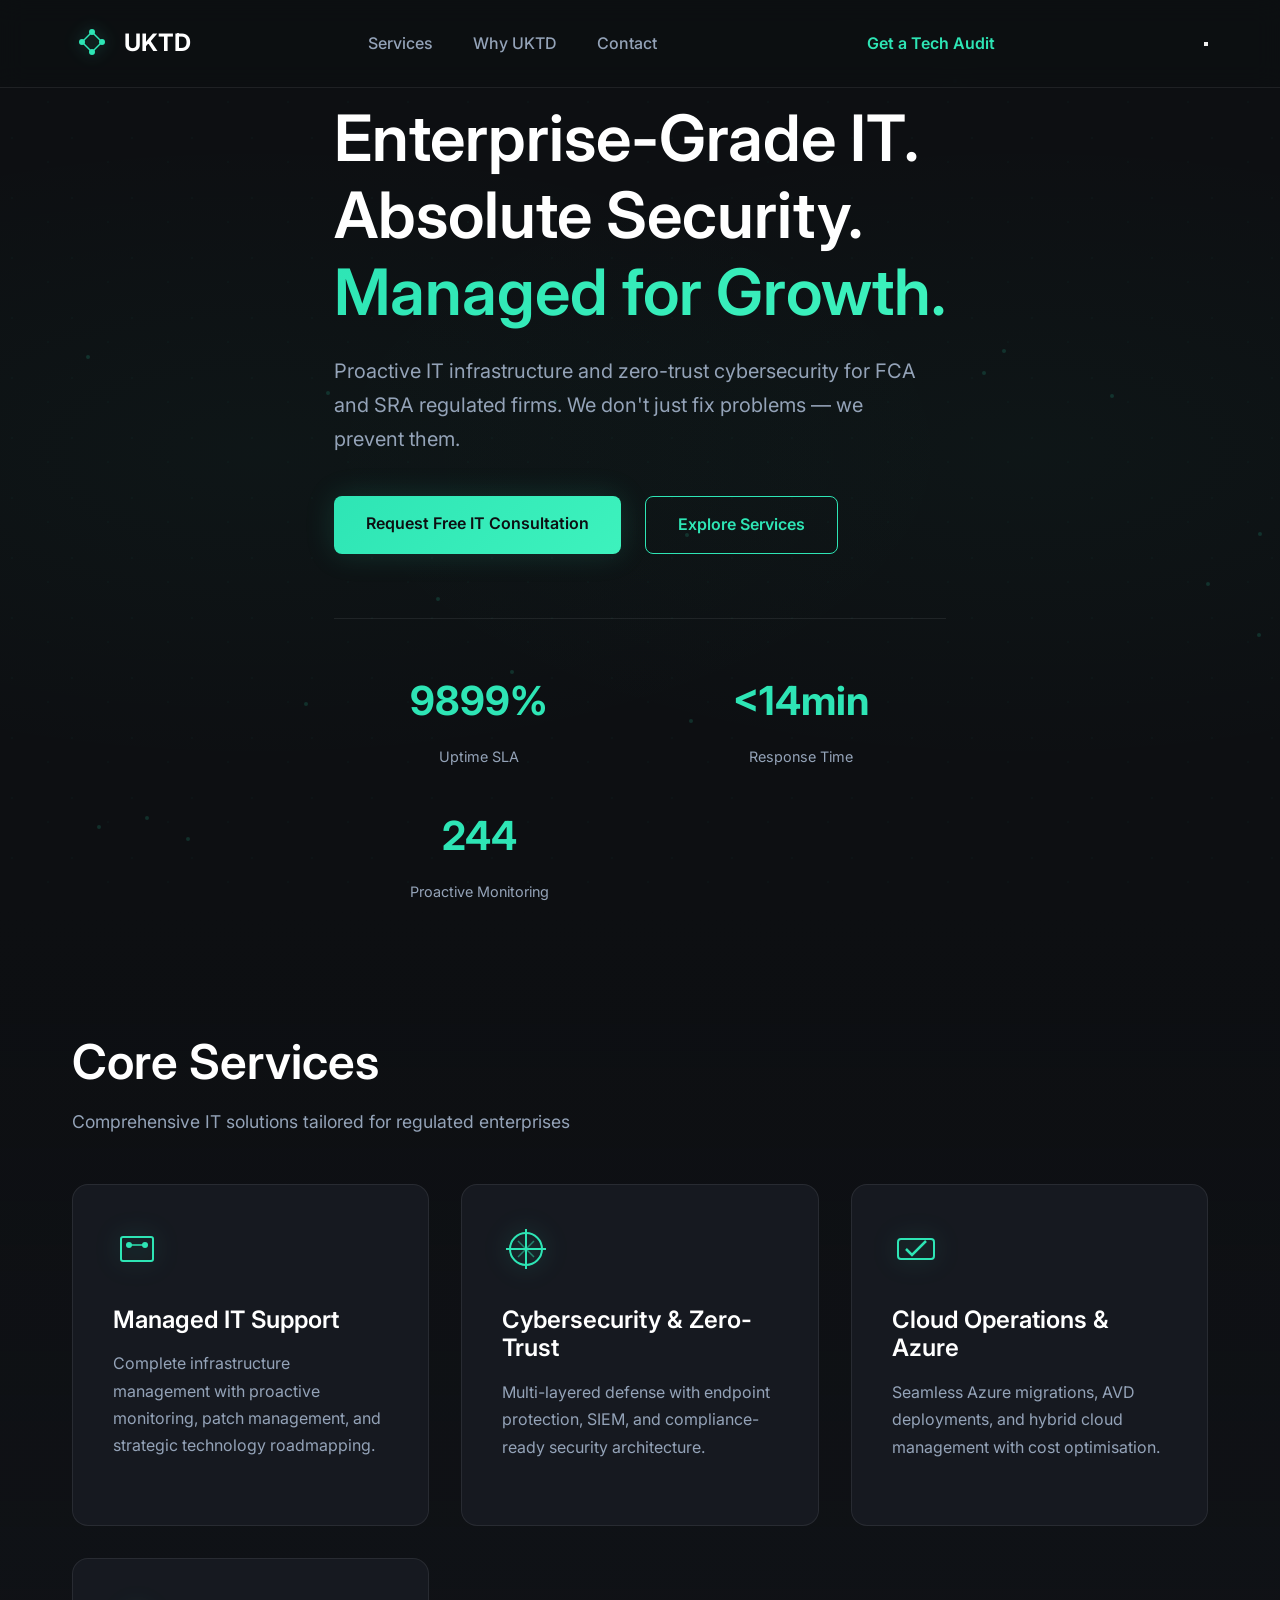
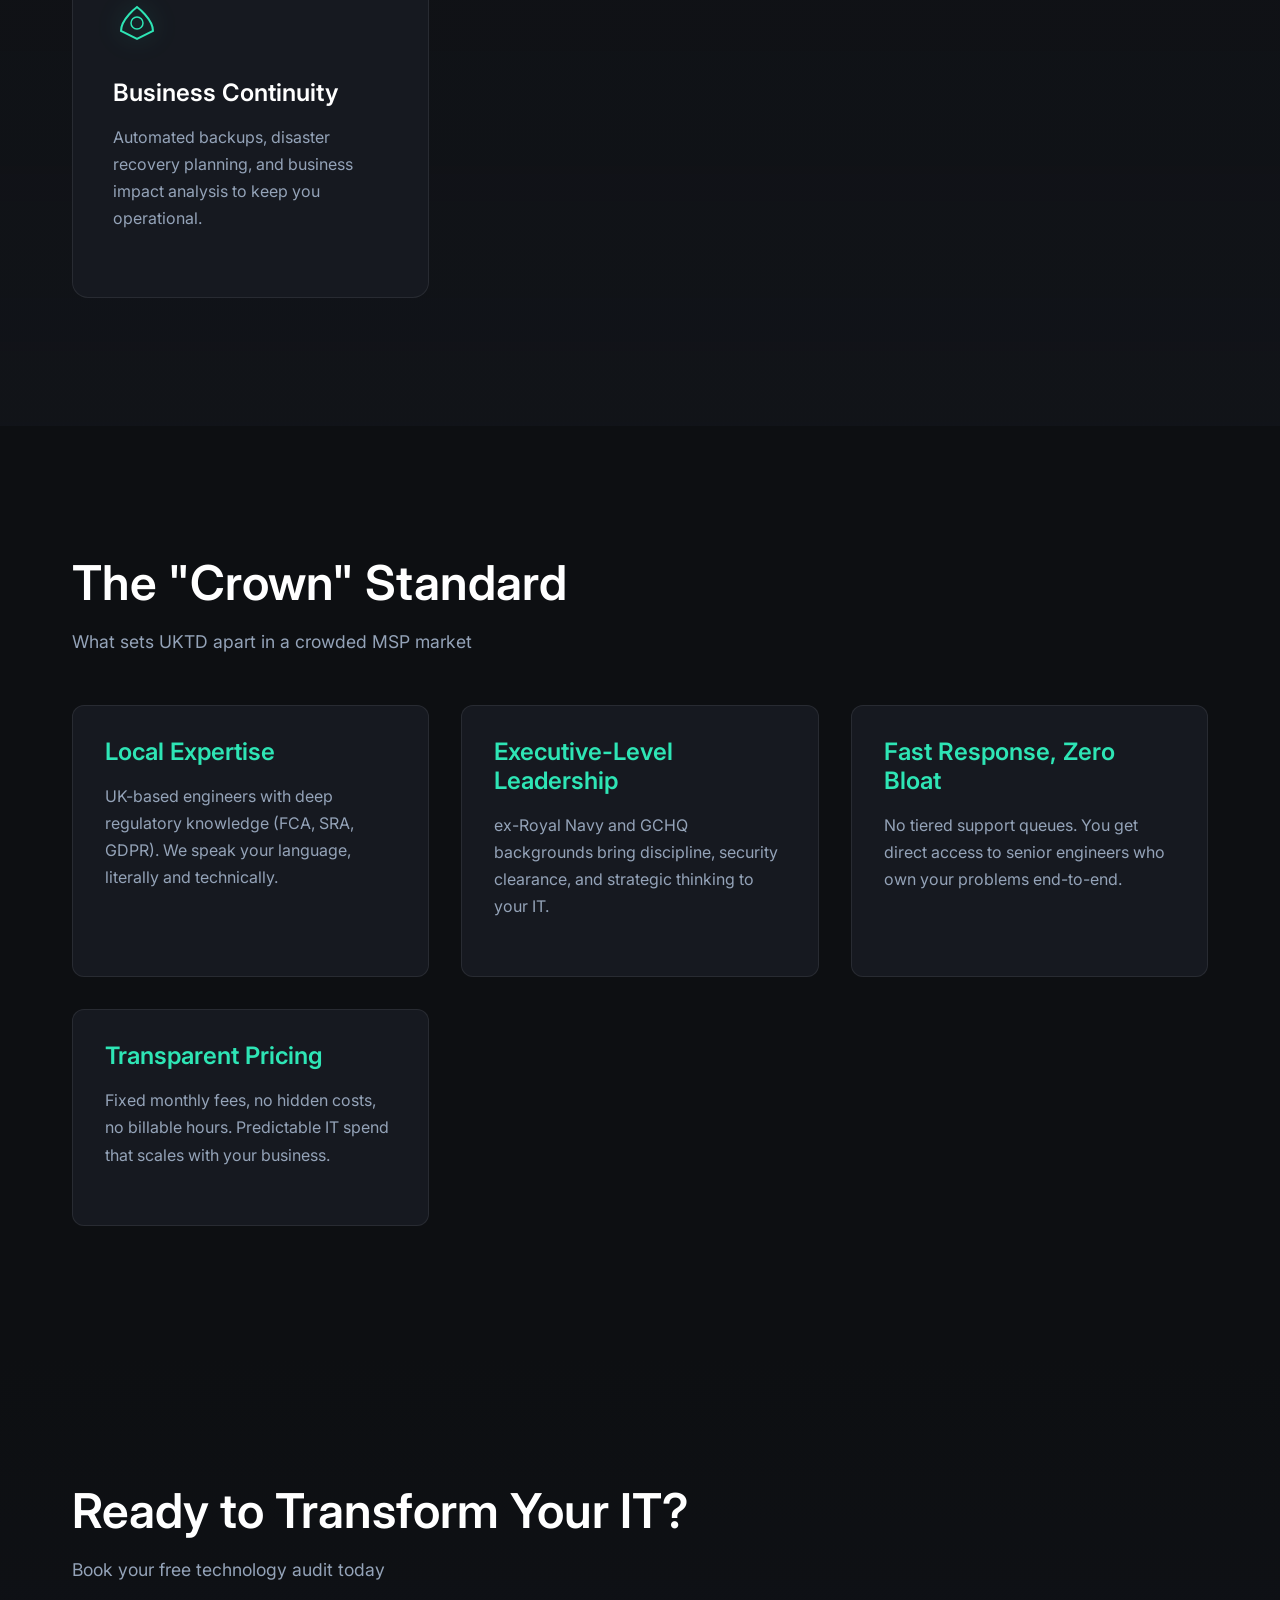
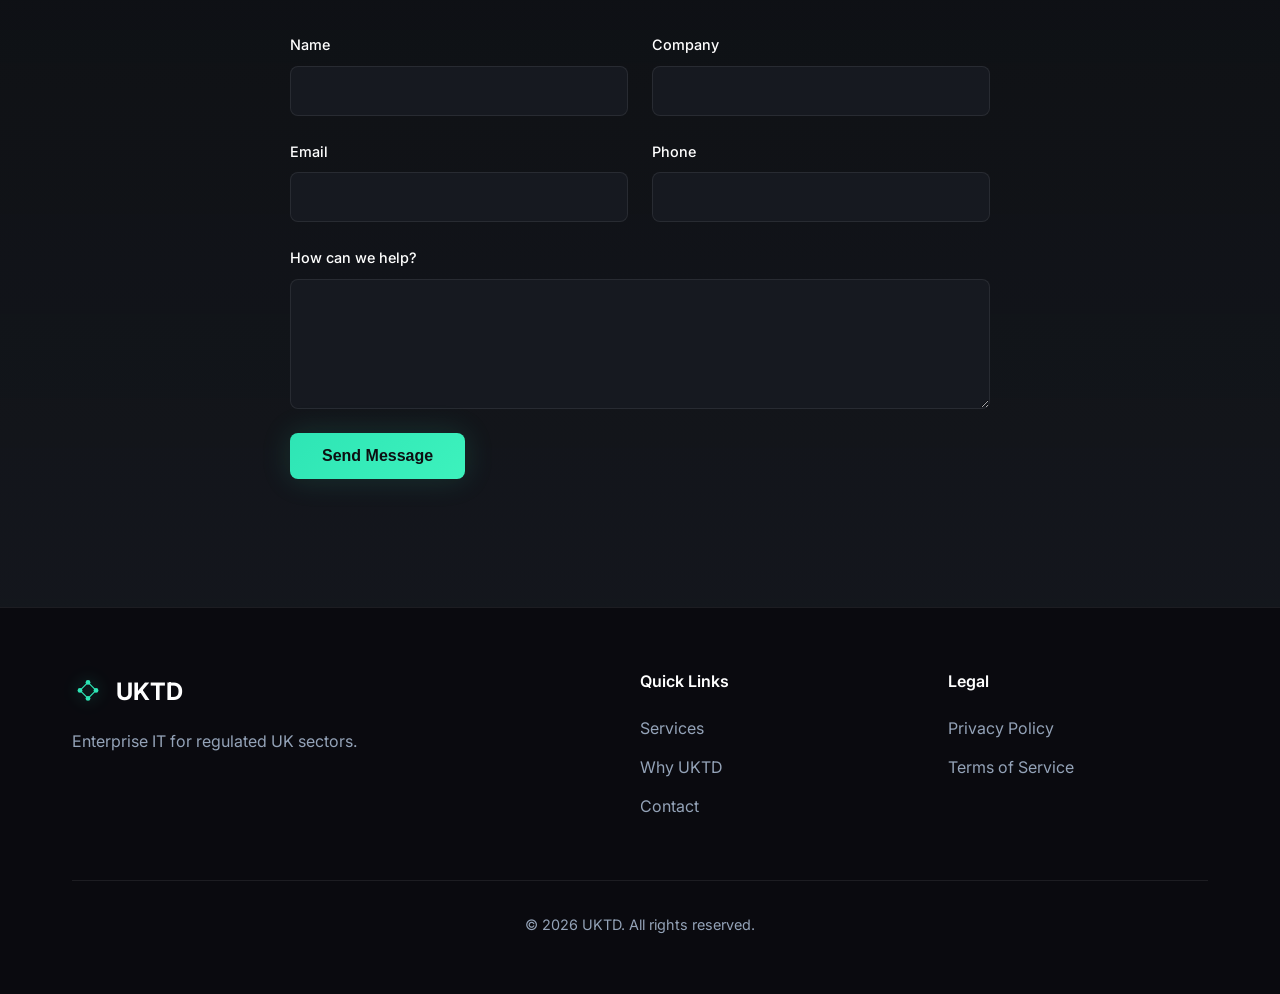
<file: index.html>
<!DOCTYPE html>
<html lang="en-GB">
<head>
    <meta charset="UTF-8">
    <meta name="viewport" content="width=device-width, initial-scale=1.0">
    <title>UKTD | Premium Managed IT Services & Cybersecurity</title>
    <meta name="description" content="Enterprise-grade IT infrastructure, Azure cloud solutions, and proactive cybersecurity for regulated UK sectors. 24/7 monitoring, 99.99% uptime SLA.">
    
    <!-- OpenGraph -->
    <meta property="og:title" content="UKTD | Premium Managed IT Services & Cybersecurity">
    <meta property="og:description" content="Enterprise-grade IT infrastructure and proactive cybersecurity for regulated UK sectors. Book your free tech audit today.">
    <meta property="og:type" content="website">
    <meta property="og:url" content="https://uktd.io">
    <meta property="og:image" content="https://uktd.io/assets/og-image.jpg">
    
    <!-- Schema Markup -->
    <script type="application/ld+json">
    {
        "@context": "https://schema.org",
        "@type": "ProfessionalService",
        "name": "UKTD",
        "description": "Managed IT services and cybersecurity for regulated UK sectors",
        "url": "https://uktd.io",
        "telephone": "+44-XXX-XXX-XXXX",
        "address": {
            "@type": "PostalAddress",
            "addressCountry": "GB"
        },
        "sameAs": [
            "https://linkedin.com/company/uktd",
            "https://twitter.com/uktd_io"
        ]
    }
    </script>
    
    <link rel="preconnect" href="https://fonts.googleapis.com">
    <link rel="preconnect" href="https://fonts.gstatic.com" crossorigin>
    <link href="https://fonts.googleapis.com/css2?family=Inter:wght@300;400;500;600;700&display=swap" rel="stylesheet">
    <link rel="stylesheet" href="css/styles.css">
</head>
<body>
    <!-- Navigation -->
    <header class="glassmorphic-header" id="header">
        <nav class="container">
            <div class="logo">
                <svg width="40" height="40" viewBox="0 0 40 40">
                    <!-- Interconnected nodes representing the crown/network logo -->
                    <circle cx="20" cy="8" r="3" fill="#2EE5B5"/>
                    <circle cx="10" cy="18" r="3" fill="#2EE5B5"/>
                    <circle cx="30" cy="18" r="3" fill="#2EE5B5"/>
                    <circle cx="20" cy="28" r="3" fill="#2EE5B5"/>
                    <line x1="20" y1="8" x2="10" y2="18" stroke="#2EE5B5" stroke-width="1.5"/>
                    <line x1="20" y1="8" x2="30" y2="18" stroke="#2EE5B5" stroke-width="1.5"/>
                    <line x1="10" y1="18" x2="20" y2="28" stroke="#2EE5B5" stroke-width="1.5"/>
                    <line x1="30" y1="18" x2="20" y2="28" stroke="#2EE5B5" stroke-width="1.5"/>
                </svg>
                <span>UKTD</span>
            </div>
            <ul class="nav-links">
                <li><a href="#services">Services</a></li>
                <li><a href="#why-us">Why UKTD</a></li>
                <li><a href="#contact">Contact</a></li>
            </ul>
            <a href="#contact" class="cta-button">Get a Tech Audit</a>
            <button class="mobile-menu-toggle" aria-label="Toggle menu">
                <span></span>
                <span></span>
                <span></span>
            </button>
        </nav>
    </header>

    <main>
        <!-- Hero Section -->
        <section class="hero" id="hero">
            <div class="node-grid-bg"></div>
            <div class="container hero-content">
<h1>Enterprise-Grade IT.<br>Absolute Security.<br><span class="accent">Managed for Growth.</span></h1>
                <p class="subhead">Proactive IT infrastructure and zero-trust cybersecurity for FCA and SRA regulated firms. We don't just fix problems — we prevent them.</p>
                <div class="hero-cta">
                    <a href="#contact" class="cta-button primary">Request Free IT Consultation</a>
                    <a href="#services" class="cta-button secondary">Explore Services</a>
                </div>
                <div class="hero-stats">
                    <div class="stat">
                        <span class="stat-number">99.99%</span>
                        <span class="stat-label">Uptime SLA</span>
                    </div>
                    <div class="stat">
                        <span class="stat-number">&lt;15min</span>
                        <span class="stat-label">Response Time</span>
                    </div>
                    <div class="stat">
                        <span class="stat-number">24/7</span>
                        <span class="stat-label">Proactive Monitoring</span>
                    </div>
                </div>
            </div>
        </section>

        <!-- Services Section -->
        <section class="services" id="services">
            <div class="container">
                <h2>Core Services</h2>
                <p class="section-subhead">Comprehensive IT solutions tailored for regulated enterprises</p>
                <div class="services-grid">
                    <article class="service-card">
                        <div class="card-icon">
                            <svg width="48" height="48" viewBox="0 0 48 48">
                                <rect x="8" y="12" width="32" height="24" rx="2" fill="none" stroke="#2EE5B5" stroke-width="2"/>
                                <circle cx="16" cy="20" r="3" fill="#2EE5B5"/>
                                <circle cx="32" cy="20" r="3" fill="#2EE5B5"/>
                                <line x1="16" y1="20" x2="32" y2="20" stroke="#2EE5B5" stroke-width="1.5"/>
                            </svg>
                        </div>
                        <h3>Managed IT Support</h3>
                        <p>Complete infrastructure management with proactive monitoring, patch management, and strategic technology roadmapping.</p>
                    </article>
                    <article class="service-card">
                        <div class="card-icon">
                            <svg width="48" height="48" viewBox="0 0 48 48">
                                <path d="M24 4 L24 44 M4 24 L44 24" stroke="#2EE5B5" stroke-width="2"/>
                                <circle cx="24" cy="24" r="16" fill="none" stroke="#2EE5B5" stroke-width="2"/>
                                <path d="M16 16 L32 32 M32 16 L16 32" stroke="#2EE5B5" stroke-width="1.5" opacity="0.5"/>
                            </svg>
                        </div>
                        <h3>Cybersecurity & Zero-Trust</h3>
                        <p>Multi-layered defense with endpoint protection, SIEM, and compliance-ready security architecture.</p>
                    </article>
                    <article class="service-card">
                        <div class="card-icon">
                            <svg width="48" height="48" viewBox="0 0 48 48">
                                <rect x="6" y="14" width="36" height="20" rx="3" fill="none" stroke="#2EE5B5" stroke-width="2"/>
                                <path d="M14 24 L20 30 L34 16" stroke="#2EE5B5" stroke-width="2.5" fill="none"/>
                            </svg>
                        </div>
                        <h3>Cloud Operations & Azure</h3>
                        <p>Seamless Azure migrations, AVD deployments, and hybrid cloud management with cost optimisation.</p>
                    </article>
                    <article class="service-card">
                        <div class="card-icon">
<svg width="48" height="48" viewBox="0 0 48 48">
                                <path d="M24 8 C24 8 40 20 40 32 C40 32 24 40 24 40 C24 40 8 32 8 32 C8 20 24 8 24 8Z" fill="none" stroke="#2EE5B5" stroke-width="2"/>
                                <circle cx="24" cy="24" r="6" fill="none" stroke="#2EE5B5" stroke-width="1.5"/>
                            </svg>
                        </div>
                        <h3>Business Continuity</h3>
                        <p>Automated backups, disaster recovery planning, and business impact analysis to keep you operational.</p>
                    </article>
                </div>
            </div>
        </section>

        <!-- Why UKTD Section -->
        <section class="why-us" id="why-us">
            <div class="container">
                <h2>The "Crown" Standard</h2>
                <p class="section-subhead">What sets UKTD apart in a crowded MSP market</p>
                <div class="why-grid">
                    <div class="why-item">
                        <h3>Local Expertise</h3>
                        <p>UK-based engineers with deep regulatory knowledge (FCA, SRA, GDPR). We speak your language, literally and technically.</p>
                    </div>
                    <div class="why-item">
                        <h3>Executive-Level Leadership</h3>
                        <p>ex-Royal Navy and GCHQ backgrounds bring discipline, security clearance, and strategic thinking to your IT.</p>
                    </div>
                    <div class="why-item">
                        <h3>Fast Response, Zero Bloat</h3>
                        <p>No tiered support queues. You get direct access to senior engineers who own your problems end-to-end.</p>
                    </div>
                    <div class="why-item">
                        <h3>Transparent Pricing</h3>
                        <p>Fixed monthly fees, no hidden costs, no billable hours. Predictable IT spend that scales with your business.</p>
                    </div>
                </div>
            </div>
        </section>

        <!-- Contact Section -->
        <section class="contact" id="contact">
            <div class="container">
                <h2>Ready to Transform Your IT?</h2>
                <p class="section-subhead">Book your free technology audit today</p>
                <form class="contact-form" id="contactForm">
                    <div class="form-group">
                        <label for="name">Name</label>
                        <input type="text" id="name" name="name" required>
                    </div>
                    <div class="form-group">
                        <label for="company">Company</label>
                        <input type="text" id="company" name="company" required>
                    </div>
                    <div class="form-group">
                        <label for="email">Email</label>
                        <input type="email" id="email" name="email" required>
                    </div>
                    <div class="form-group">
                        <label for="phone">Phone</label>
                        <input type="tel" id="phone" name="phone">
                    </div>
                    <div class="form-group full-width">
                        <label for="message">How can we help?</label>
                        <textarea id="message" name="message" rows="5" required></textarea>
                    </div>
                    <button type="submit" class="cta-button primary">Send Message</button>
                </form>
            </div>
        </section>
    </main>

    <!-- Footer -->
    <footer>
        <div class="container">
            <div class="footer-grid">
                <div class="footer-brand">
                    <div class="logo">
                        <svg width="32" height="32" viewBox="0 0 40 40">
                            <circle cx="20" cy="8" r="3" fill="#2EE5B5"/>
                            <circle cx="10" cy="18" r="3" fill="#2EE5B5"/>
<circle cx="30" cy="18" r="3" fill="#2EE5B5"/>
                            <circle cx="20" cy="28" r="3" fill="#2EE5B5"/>
                            <line x1="20" y1="8" x2="10" y2="18" stroke="#2EE5B5" stroke-width="1.5"/>
                            <line x1="20" y1="8" x2="30" y2="18" stroke="#2EE5B5" stroke-width="1.5"/>
                            <line x1="10" y1="18" x2="20" y2="28" stroke="#2EE5B5" stroke-width="1.5"/>
                            <line x1="30" y1="18" x2="20" y2="28" stroke="#2EE5B5" stroke-width="1.5"/>
                        </svg>
                        <span>UKTD</span>
                    </div>
                    <p>Enterprise IT for regulated UK sectors.</p>
                </div>
                <div class="footer-links">
                    <h4>Quick Links</h4>
                    <ul>
                        <li><a href="#services">Services</a></li>
                        <li><a href="#why-us">Why UKTD</a></li>
                        <li><a href="#contact">Contact</a></li>
                    </ul>
                </div>
                <div class="footer-legal">
                    <h4>Legal</h4>
                    <ul>
                        <li><a href="/privacy">Privacy Policy</a></li>
                        <li><a href="/terms">Terms of Service</a></li>
                    </ul>
                </div>
            </div>
            <div class="footer-bottom">
                <p>&copy; 2026 UKTD. All rights reserved.</p>
            </div>
        </div>
    </footer>

    <script src="js/app.js"></script>
</body>
</html>
</file>
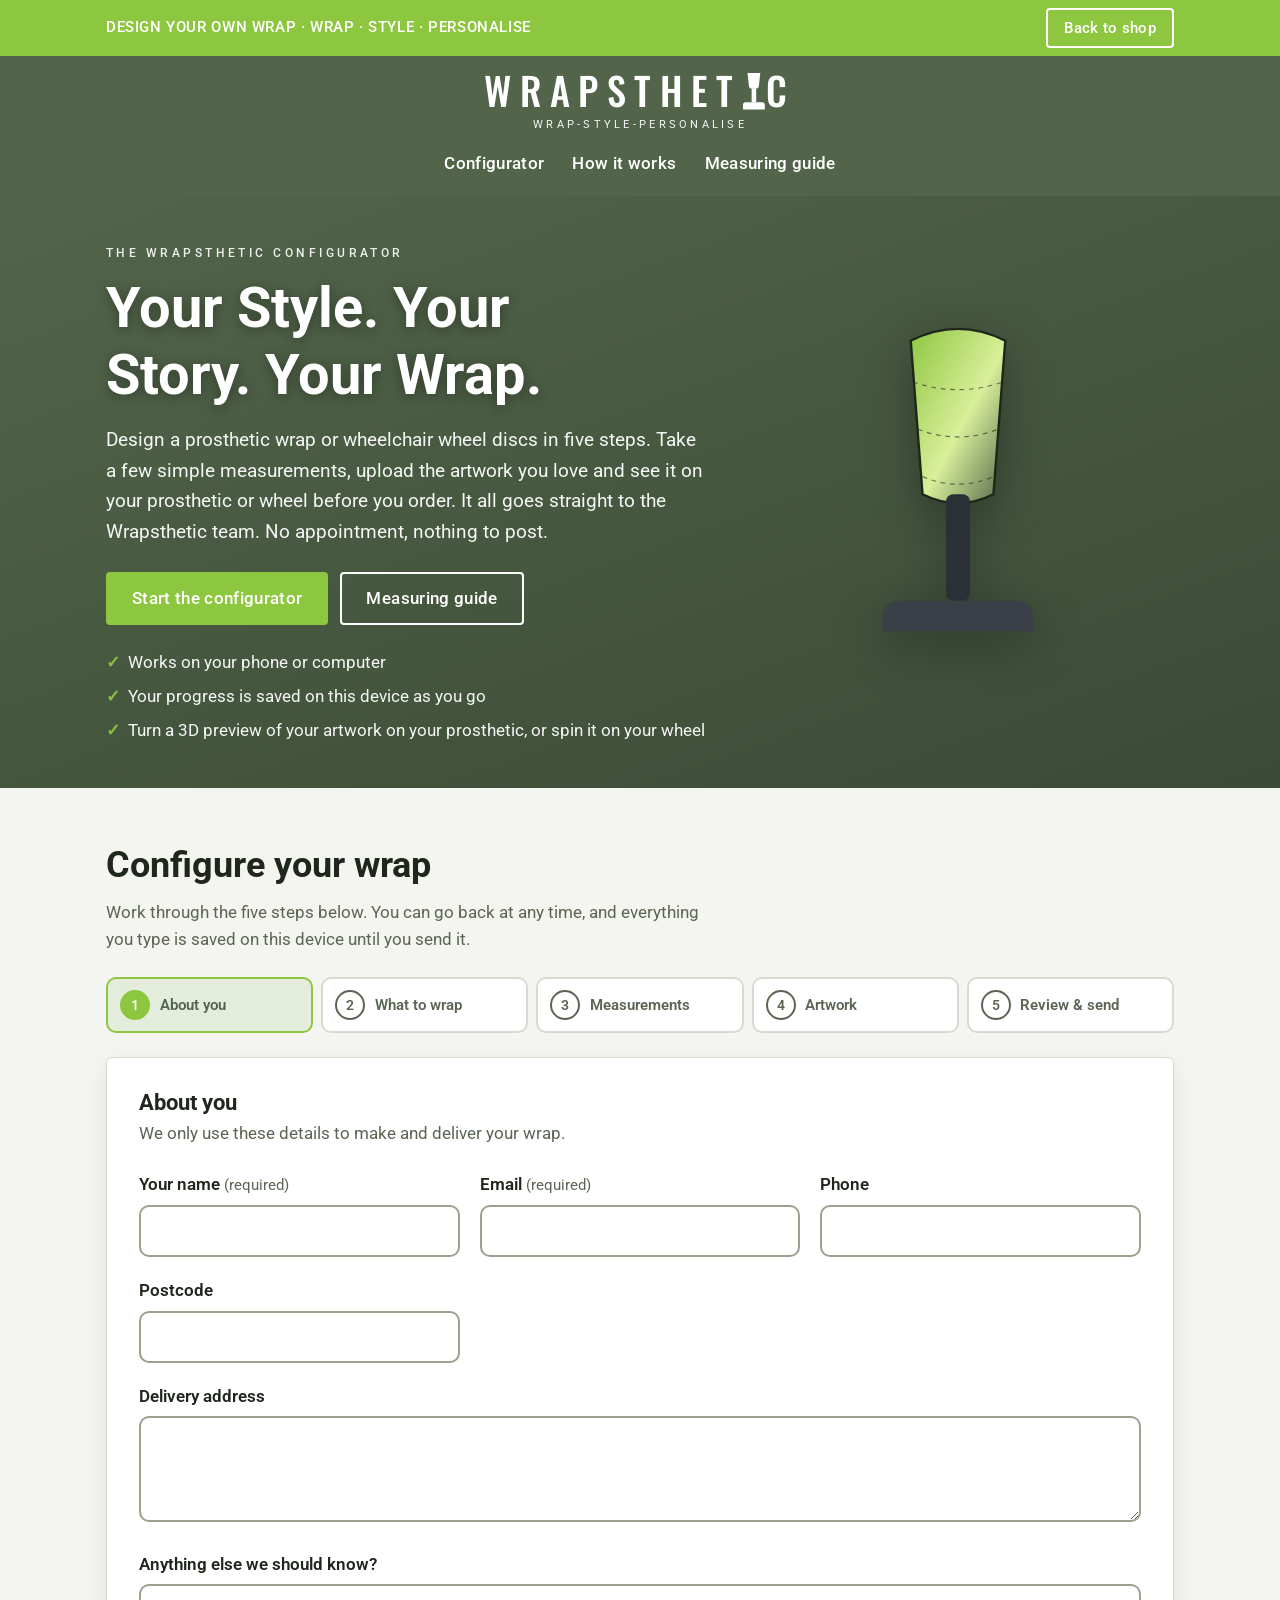
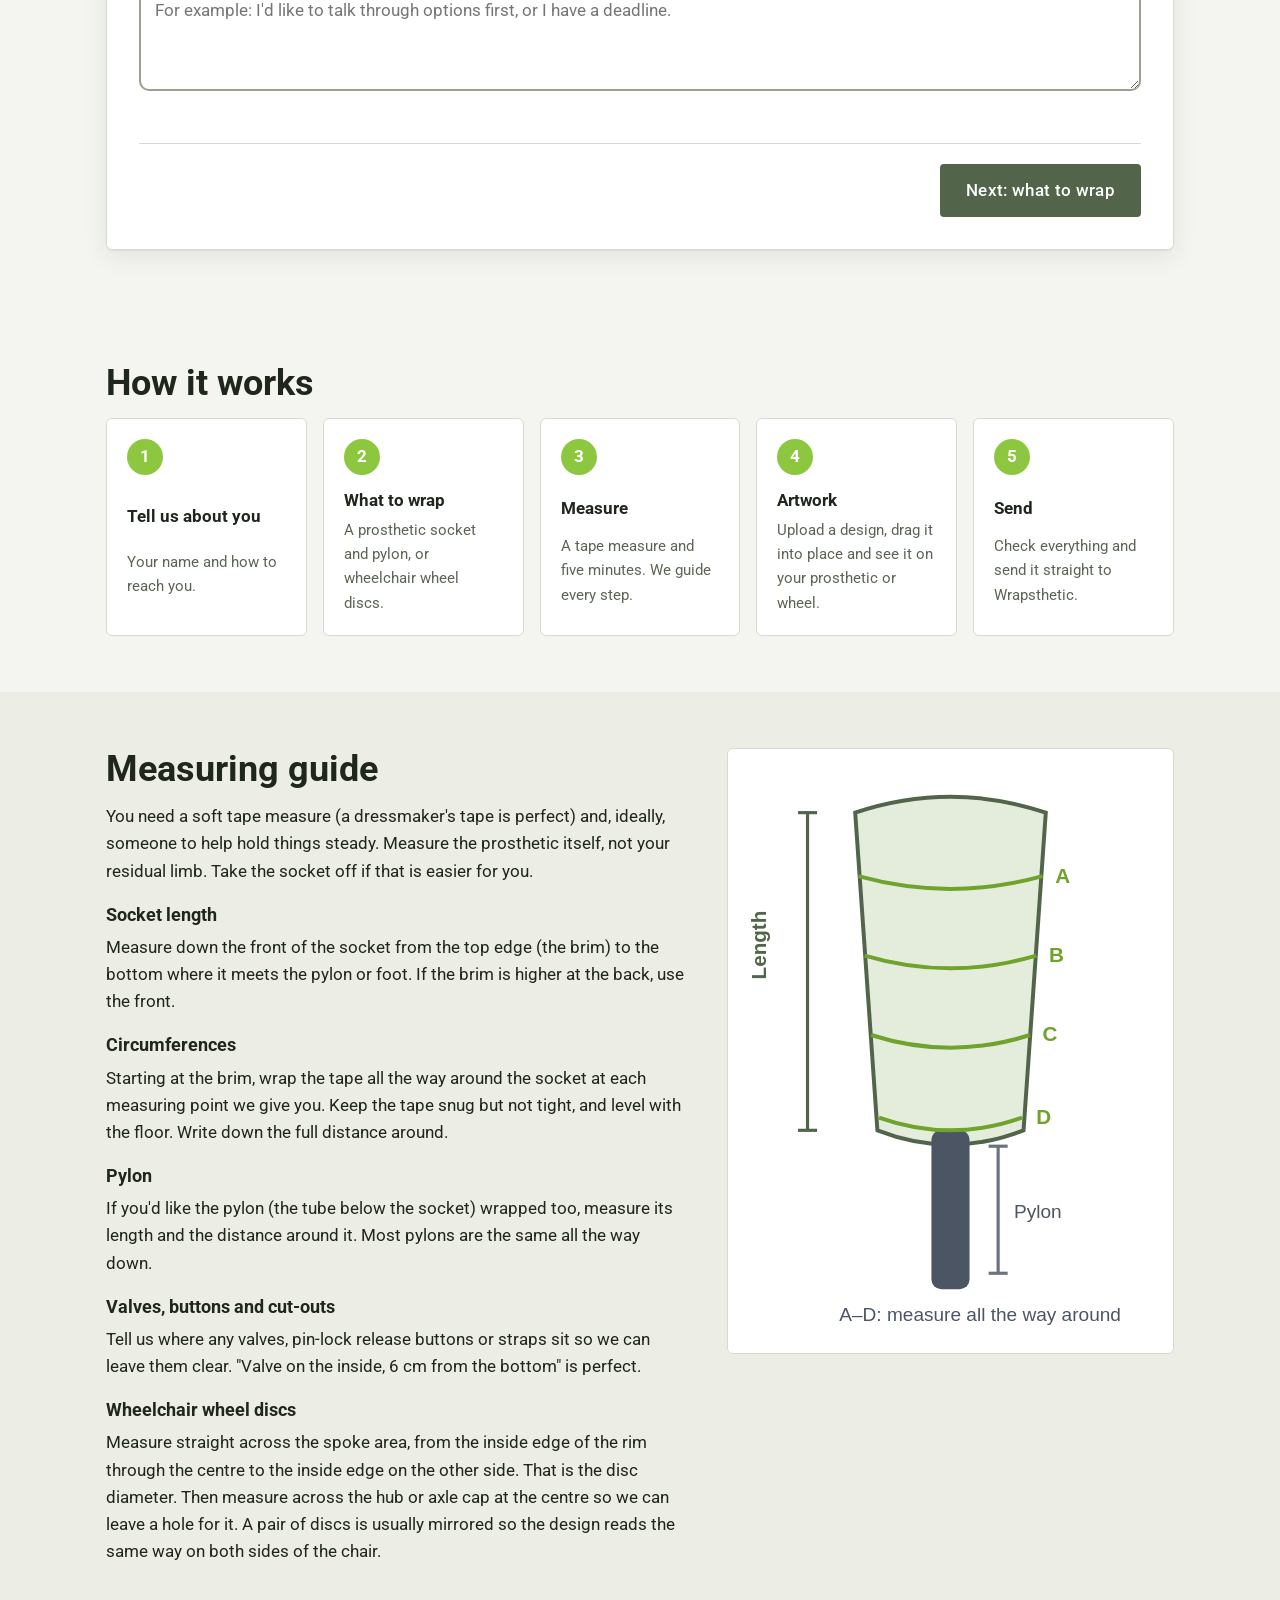
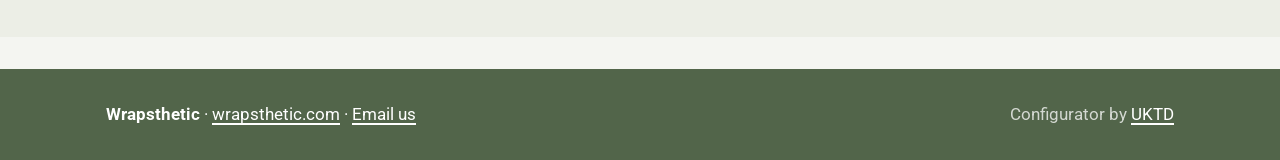
<file: configurator/index.html>
<!DOCTYPE html>
<html lang="en-GB">
<head>
    <meta charset="UTF-8">
    <meta name="viewport" content="width=device-width, initial-scale=1.0">
    <title>Wrapsthetic Configurator | Design your prosthetic wrap</title>
    <meta name="description" content="The Wrapsthetic configurator: measure your prosthetic, upload your artwork and send Wrapsthetic everything needed to make your custom wrap.">
    <meta name="theme-color" content="#52654a">
    <meta name="robots" content="noindex">
    <link rel="preconnect" href="https://fonts.googleapis.com">
    <link rel="preconnect" href="https://fonts.gstatic.com" crossorigin>
    <link href="https://fonts.googleapis.com/css2?family=Roboto:wght@400;500;700&family=Oswald:wght@500;600&display=swap" rel="stylesheet">
    <link rel="stylesheet" href="configurator.css">
</head>
<body>
    <a class="skip-link" href="#main">Skip to content</a>

    <div class="announce">
        <div class="container announce-inner">
            <span class="announce-text">Design your own wrap &middot; Wrap &middot; Style &middot; Personalise</span>
            <a href="#" class="button button-outline" data-brand-link>Back to shop</a>
        </div>
    </div>
    <header class="site-header">
        <div class="container header-inner">
            <a class="brand" href="#" data-brand-link aria-label="Wrapsthetic home">
                <span class="wordmark" aria-hidden="true">Wrapsthet<svg class="wordmark-leg" viewBox="0 0 24 40" aria-hidden="true" focusable="false"><path d="M5 0h14l-1.6 14.5c-.2 1.6-1.5 2.8-3.1 2.8h-4.6c-1.6 0-2.9-1.2-3.1-2.8L5 0z"/><rect x="9.5" y="17" width="5" height="15" rx="1.2"/><path d="M3 32h18a3 3 0 0 1 3 3v5H0v-5a3 3 0 0 1 3-3z"/></svg>c</span>
                <span class="tagline">Wrap-Style-Personalise</span>
            </a>
            <nav aria-label="Primary">
                <a href="#designer">Configurator</a>
                <a href="#how-it-works">How it works</a>
                <a href="#measure-guide">Measuring guide</a>
            </nav>
        </div>
    </header>

    <main id="main">
        <section class="hero">
            <div class="container hero-grid">
                <div>
                    <p class="eyebrow">The <span data-brand-name>Wrapsthetic</span> configurator</p>
                    <h1>Your Style. Your Story. Your Wrap.</h1>
                    <p class="lead">Design a prosthetic wrap or wheelchair wheel discs in five steps. Take a few simple measurements, upload the artwork you love and see it on your prosthetic or wheel before you order. It all goes straight to the <span data-brand-name>Wrapsthetic</span> team. No appointment, nothing to post.</p>
                    <div class="hero-actions">
                        <a href="#designer" class="button button-primary">Start the configurator</a>
                        <a href="#measure-guide" class="button button-secondary">Measuring guide</a>
                    </div>
                    <ul class="hero-points">
                        <li>Works on your phone or computer</li>
                        <li>Your progress is saved on this device as you go</li>
                        <li>Turn a 3D preview of your artwork on your prosthetic, or spin it on your wheel</li>
                    </ul>
                </div>
                <div class="hero-visual" aria-hidden="true">
                    <svg viewBox="0 0 220 300" class="hero-limb">
                        <defs>
                            <linearGradient id="heroGrad" x1="0" x2="1" y1="0" y2="1">
                                <stop offset="0" stop-color="#8dc63f"/>
                                <stop offset="0.55" stop-color="#d9ef9a"/>
                                <stop offset="1" stop-color="#52654a"/>
                            </linearGradient>
                        </defs>
                        <path d="M70 20 Q110 0 150 20 L140 150 Q110 165 80 150 Z" fill="url(#heroGrad)" stroke="#1f261b" stroke-width="2"/>
                        <rect x="100" y="150" width="20" height="90" rx="6" fill="#2b2f36"/>
                        <path d="M60 240 h100 a14 14 0 0 1 14 14 v12 H46 v-12 a14 14 0 0 1 14 -14z" fill="#3a3f48"/>
                        <g stroke="#1f261b" stroke-dasharray="4 4" fill="none" opacity="0.6">
                            <path d="M72 55 Q110 68 148 55"/>
                            <path d="M76 95 Q110 108 144 95"/>
                            <path d="M80 135 Q110 148 140 135"/>
                        </g>
                    </svg>
                </div>
            </div>
        </section>

        <section id="designer" class="section">
            <div class="container">
                <h2>Configure your wrap</h2>
                <p class="section-intro">Work through the five steps below. You can go back at any time, and everything you type is saved on this device until you send it.</p>

                <ol class="stepper" id="stepper" aria-label="Progress">
                    <li data-step="1" class="is-current"><button type="button" class="stepper-button" data-goto="1"><span class="stepper-index">1</span><span>About you</span></button></li>
                    <li data-step="2"><button type="button" class="stepper-button" data-goto="2"><span class="stepper-index">2</span><span>What to wrap</span></button></li>
                    <li data-step="3"><button type="button" class="stepper-button" data-goto="3"><span class="stepper-index">3</span><span>Measurements</span></button></li>
                    <li data-step="4"><button type="button" class="stepper-button" data-goto="4"><span class="stepper-index">4</span><span>Artwork</span></button></li>
                    <li data-step="5"><button type="button" class="stepper-button" data-goto="5"><span class="stepper-index">5</span><span>Review &amp; send</span></button></li>
                </ol>

                <form id="wrapForm" class="wizard" novalidate>
                    <div class="status" id="formStatus" role="status" aria-live="polite"></div>

                    <!-- STEP 1 -->
                    <fieldset class="step is-active" data-step="1">
                        <legend><h3>About you</h3></legend>
                        <p class="step-help">We only use these details to make and deliver your wrap.</p>
                        <div class="field-grid">
                            <div class="field">
                                <label for="customerName">Your name <span class="req">(required)</span></label>
                                <input type="text" id="customerName" name="customerName" autocomplete="name" required>
                            </div>
                            <div class="field">
                                <label for="customerEmail">Email <span class="req">(required)</span></label>
                                <input type="email" id="customerEmail" name="customerEmail" autocomplete="email" required inputmode="email">
                            </div>
                            <div class="field">
                                <label for="customerPhone">Phone</label>
                                <input type="tel" id="customerPhone" name="customerPhone" autocomplete="tel" inputmode="tel">
                            </div>
                            <div class="field">
                                <label for="customerPostcode">Postcode</label>
                                <input type="text" id="customerPostcode" name="customerPostcode" autocomplete="postal-code">
                            </div>
                            <div class="field field-full">
                                <label for="customerAddress">Delivery address</label>
                                <textarea id="customerAddress" name="customerAddress" rows="3" autocomplete="street-address"></textarea>
                            </div>
                            <div class="field field-full">
                                <label for="customerNotes">Anything else we should know?</label>
                                <textarea id="customerNotes" name="customerNotes" rows="3" placeholder="For example: I'd like to talk through options first, or I have a deadline."></textarea>
                            </div>
                        </div>
                        <div class="step-actions">
                            <span></span>
                            <button type="button" class="button button-primary" data-next>Next: what to wrap</button>
                        </div>
                    </fieldset>

                    <!-- STEP 2 -->
                    <fieldset class="step" data-step="2">
                        <legend><h3>What are you wrapping?</h3></legend>
                        <p class="step-help">This decides which measurements we ask for and how the preview looks.</p>

                        <div class="field">
                            <span class="label" id="productLabel">Product <span class="req">(required)</span></span>
                            <div class="choice-grid choice-grid-2" role="radiogroup" aria-labelledby="productLabel">
                                <label class="choice choice-product"><input type="radio" name="product" value="prosthetic" checked required><span><strong>Prosthetic wrap</strong><small>Socket and pylon</small></span></label>
                                <label class="choice choice-product"><input type="radio" name="product" value="discs"><span><strong>Wheelchair wheel discs</strong><small>Spoke covers for one or both wheels</small></span></label>
                            </div>
                        </div>

                        <div id="prostheticFields">
                            <div class="field">
                                <span class="label" id="limbTypeLabel">Type of prosthetic <span class="req">(required)</span></span>
                                <div class="choice-grid" role="radiogroup" aria-labelledby="limbTypeLabel">
                                    <label class="choice"><input type="radio" name="limbType" value="transtibial"><span><strong>Below knee</strong><small>Transtibial</small></span></label>
                                    <label class="choice"><input type="radio" name="limbType" value="transfemoral"><span><strong>Above knee</strong><small>Transfemoral</small></span></label>
                                    <label class="choice"><input type="radio" name="limbType" value="transradial"><span><strong>Below elbow</strong><small>Transradial</small></span></label>
                                    <label class="choice"><input type="radio" name="limbType" value="transhumeral"><span><strong>Above elbow</strong><small>Transhumeral</small></span></label>
                                    <label class="choice"><input type="radio" name="limbType" value="other"><span><strong>Something else</strong><small>Tell us below</small></span></label>
                                </div>
                            </div>

                            <div class="field-grid">
                                <div class="field">
                                    <span class="label" id="sideLabel">Which side? <span class="req">(required)</span></span>
                                    <div class="choice-row" role="radiogroup" aria-labelledby="sideLabel">
                                        <label class="choice"><input type="radio" name="side" value="left"><span><strong>Left</strong></span></label>
                                        <label class="choice"><input type="radio" name="side" value="right"><span><strong>Right</strong></span></label>
                                    </div>
                                </div>
                                <div class="field">
                                    <span class="label" id="partsLabel">What would you like wrapped?</span>
                                    <div class="choice-row" aria-labelledby="partsLabel">
                                        <label class="choice"><input type="checkbox" name="wrapSocket" checked><span><strong>Socket</strong></span></label>
                                        <label class="choice"><input type="checkbox" name="wrapPylon"><span><strong>Pylon</strong></span></label>
                                    </div>
                                </div>
                                <div class="field">
                                    <label for="socketMaterial">Socket surface</label>
                                    <select id="socketMaterial" name="socketMaterial">
                                        <option value="">Not sure</option>
                                        <option value="carbon">Carbon fibre</option>
                                        <option value="laminate">Laminate (glossy resin)</option>
                                        <option value="thermoplastic">Thermoplastic (check socket)</option>
                                        <option value="cover">Foam or cosmetic cover</option>
                                    </select>
                                </div>
                                <div class="field">
                                    <label for="prostheticNotes">Describe your prosthetic</label>
                                    <input type="text" id="prostheticNotes" name="prostheticNotes" placeholder="For example: Össur pin-lock socket with carbon pylon">
                                </div>
                            </div>
                        </div>

                        <div id="discFields" hidden>
                            <div class="field-grid">
                                <div class="field">
                                    <label for="wheelSize">Wheel size</label>
                                    <select id="wheelSize" name="wheelSize">
                                        <option value="">Not sure</option>
                                        <option value="20in">20 inch</option>
                                        <option value="22in">22 inch</option>
                                        <option value="24in">24 inch (most common)</option>
                                        <option value="25in">25 inch</option>
                                        <option value="26in">26 inch</option>
                                        <option value="other">Other</option>
                                    </select>
                                </div>
                                <div class="field">
                                    <span class="label" id="discQtyLabel">How many discs?</span>
                                    <div class="choice-row" role="radiogroup" aria-labelledby="discQtyLabel">
                                        <label class="choice choice-compact"><input type="radio" name="discQuantity" value="2" checked><span><strong>A pair</strong><small>Both wheels</small></span></label>
                                        <label class="choice choice-compact"><input type="radio" name="discQuantity" value="1"><span><strong>Just one</strong></span></label>
                                    </div>
                                </div>
                                <div class="field">
                                    <span class="label" id="discMirrorLabel">For a pair</span>
                                    <div class="choice-row" role="radiogroup" aria-labelledby="discMirrorLabel">
                                        <label class="choice choice-compact"><input type="radio" name="discMirror" value="mirrored" checked><span><strong>Mirrored</strong><small>Reads the same from each side</small></span></label>
                                        <label class="choice choice-compact"><input type="radio" name="discMirror" value="identical"><span><strong>Identical</strong><small>Same print on both</small></span></label>
                                    </div>
                                </div>
                                <div class="field">
                                    <label for="wheelchairNotes">Describe your wheelchair</label>
                                    <input type="text" id="wheelchairNotes" name="wheelchairNotes" placeholder="For example: Küschall K-Series with Spinergy wheels">
                                </div>
                            </div>
                        </div>

                        <div class="step-actions">
                            <button type="button" class="button button-secondary" data-prev>Back</button>
                            <button type="button" class="button button-primary" data-next>Next: measurements</button>
                        </div>
                    </fieldset>

                    <!-- STEP 3 -->
                    <fieldset class="step" data-step="3">
                        <legend><h3>Measurements</h3></legend>
                        <p class="step-help">Enter the socket length first and we'll list the measuring points for you. See the <a href="#measure-guide">measuring guide</a> if you're not sure where to measure.</p>

                        <div class="field-grid">
                            <div class="field">
                                <span class="label" id="unitsLabel">Units</span>
                                <div class="choice-row" role="radiogroup" aria-labelledby="unitsLabel">
                                    <label class="choice choice-compact"><input type="radio" name="units" value="cm" checked><span><strong>Centimetres</strong></span></label>
                                    <label class="choice choice-compact"><input type="radio" name="units" value="in"><span><strong>Inches</strong></span></label>
                                </div>
                            </div>
                            <div class="field" id="intervalField">
                                <label for="stationInterval">Measure every</label>
                                <select id="stationInterval" name="stationInterval">
                                    <option value="2.5">2.5 cm (most accurate)</option>
                                    <option value="5" selected>5 cm (recommended)</option>
                                    <option value="10">10 cm (quick)</option>
                                </select>
                            </div>
                        </div>

                        <div class="measure-block" id="socketMeasureBlock">
                            <h4>Socket</h4>
                            <div class="field-grid">
                                <div class="field">
                                    <label for="socketLength">Socket length, brim to bottom <span class="req">(required)</span></label>
                                    <div class="input-unit">
                                        <input type="number" id="socketLength" name="socketLength" min="1" step="0.1" inputmode="decimal" required>
                                        <span class="unit" data-unit>cm</span>
                                    </div>
                                </div>
                            </div>
                            <div id="stationsWrap" class="stations" hidden>
                                <p class="label">Distance all the way around at each point <span class="req">(required)</span></p>
                                <div class="stations-grid" id="stations"></div>
                                <p class="hint" id="stationsHint"></p>
                            </div>
                        </div>

                        <div class="measure-block" id="pylonMeasureBlock" hidden>
                            <h4>Pylon</h4>
                            <div class="field-grid">
                                <div class="field">
                                    <label for="pylonLength">Pylon length to wrap</label>
                                    <div class="input-unit">
                                        <input type="number" id="pylonLength" name="pylonLength" min="1" step="0.1" inputmode="decimal">
                                        <span class="unit" data-unit>cm</span>
                                    </div>
                                </div>
                                <div class="field">
                                    <label for="pylonCircumference">Distance around the pylon</label>
                                    <div class="input-unit">
                                        <input type="number" id="pylonCircumference" name="pylonCircumference" min="1" step="0.1" inputmode="decimal">
                                        <span class="unit" data-unit>cm</span>
                                    </div>
                                </div>
                            </div>
                        </div>

                        <div class="measure-block" id="discMeasureBlock" hidden>
                            <h4>Wheel disc</h4>
                            <p class="hint">Measure across the spoke area from the inside edge of the rim, through the centre, to the inside edge on the other side. Typical discs are 48 to 55 cm for 24 to 26 inch wheels. See the <a href="#measure-guide">measuring guide</a>.</p>
                            <div class="field-grid">
                                <div class="field">
                                    <label for="discDiameter">Disc diameter <span class="req">(required)</span></label>
                                    <div class="input-unit">
                                        <input type="number" id="discDiameter" name="discDiameter" min="1" step="0.1" inputmode="decimal">
                                        <span class="unit" data-unit>cm</span>
                                    </div>
                                </div>
                                <div class="field">
                                    <label for="discHub">Hub clearance (across the axle or hub cap)</label>
                                    <div class="input-unit">
                                        <input type="number" id="discHub" name="discHub" min="0" step="0.1" inputmode="decimal" placeholder="e.g. 6">
                                        <span class="unit" data-unit>cm</span>
                                    </div>
                                </div>
                            </div>
                        </div>

                        <div class="field" id="cutoutsField">
                            <label for="cutouts">Valves, buttons, straps or areas to leave clear</label>
                            <textarea id="cutouts" name="cutouts" rows="3" placeholder="For example: valve on the inside about 6 cm from the bottom; release button on the front near the bottom."></textarea>
                        </div>

                        <div class="field">
                            <label for="measureNotes">Notes about shape</label>
                            <textarea id="measureNotes" name="measureNotes" rows="2" placeholder="For example: the brim is much higher at the back; there's a flare near the top; the wheel has a quick-release lever."></textarea>
                        </div>

                        <div class="step-actions">
                            <button type="button" class="button button-secondary" data-prev>Back</button>
                            <button type="button" class="button button-primary" data-next>Next: artwork</button>
                        </div>
                    </fieldset>

                    <!-- STEP 4 -->
                    <fieldset class="step" data-step="4">
                        <legend><h3>Artwork</h3></legend>
                        <p class="step-help">Upload a photo, pattern, logo or design and see it on your wrap straight away. For the sharpest print, use the largest file you have (at least 2000 pixels on the long side is ideal). PNG, JPEG, WebP and SVG all work.</p>

                        <div class="artwork-layout">
                            <div class="artwork-controls">
                                <div class="field">
                                    <label for="artworkFile" class="dropzone" id="dropzone">
                                        <input type="file" id="artworkFile" name="artworkFile" accept="image/png,image/jpeg,image/webp,image/svg+xml">
                                        <span class="dropzone-icon" aria-hidden="true">
                                            <svg width="40" height="40" viewBox="0 0 24 24" fill="none" stroke="currentColor" stroke-width="1.8" stroke-linecap="round" stroke-linejoin="round"><path d="M12 16V4m0 0l-4 4m4-4l4 4"/><path d="M4 16v3a1 1 0 0 0 1 1h14a1 1 0 0 0 1-1v-3"/></svg>
                                        </span>
                                        <span class="dropzone-text"><strong>Choose an image</strong> or drag it here</span>
                                        <span class="dropzone-file" id="artworkFileName">No file chosen yet</span>
                                    </label>
                                </div>

                                <div class="field">
                                    <span class="label" id="finishLabel">Finish</span>
                                    <div class="choice-row" role="radiogroup" aria-labelledby="finishLabel">
                                        <label class="choice choice-compact"><input type="radio" name="finish" value="gloss" checked><span><strong>Gloss</strong></span></label>
                                        <label class="choice choice-compact"><input type="radio" name="finish" value="satin"><span><strong>Satin</strong></span></label>
                                        <label class="choice choice-compact"><input type="radio" name="finish" value="matte"><span><strong>Matte</strong></span></label>
                                    </div>
                                </div>

                                <div class="field">
                                    <span class="label" id="fitLabel">How should the artwork fill the wrap?</span>
                                    <div class="choice-row" role="radiogroup" aria-labelledby="fitLabel">
                                        <label class="choice choice-compact"><input type="radio" name="fit" value="cover" checked><span><strong>Fill</strong><small>Crop to fill</small></span></label>
                                        <label class="choice choice-compact"><input type="radio" name="fit" value="contain"><span><strong>Fit inside</strong><small>Show it all</small></span></label>
                                        <label class="choice choice-compact"><input type="radio" name="fit" value="tile"><span><strong>Repeat</strong><small>Tile a pattern</small></span></label>
                                    </div>
                                </div>

                                <div class="field">
                                    <label for="artScale">Size <output id="artScaleOut" for="artScale">100%</output></label>
                                    <input type="range" id="artScale" name="artScale" min="25" max="400" value="100" step="5">
                                </div>
                                <div class="field">
                                    <label for="artOffsetX">Move left / right <output id="artOffsetXOut" for="artOffsetX">0</output></label>
                                    <input type="range" id="artOffsetX" name="artOffsetX" min="-100" max="100" value="0" step="1">
                                </div>
                                <div class="field">
                                    <label for="artOffsetY">Move up / down <output id="artOffsetYOut" for="artOffsetY">0</output></label>
                                    <input type="range" id="artOffsetY" name="artOffsetY" min="-100" max="100" value="0" step="1">
                                </div>
                                <div class="field">
                                    <label for="artRotation">Rotate <output id="artRotationOut" for="artRotation">0°</output></label>
                                    <input type="range" id="artRotation" name="artRotation" min="-180" max="180" value="0" step="5">
                                </div>
                                <div class="field">
                                    <label for="artBackground">Background colour (shows through transparent areas or around a fitted image)</label>
                                    <input type="color" id="artBackground" name="artBackground" value="#ffffff">
                                </div>
                                <button type="button" class="button button-secondary" id="resetArt">Reset position</button>

                                <div class="field">
                                    <label for="artworkNotes">Notes for the designer</label>
                                    <textarea id="artworkNotes" name="artworkNotes" rows="3" placeholder="For example: keep the face on the outside of the leg; please add my name in white near the top."></textarea>
                                </div>
                            </div>

                            <div class="artwork-preview">
                                <div class="preview-card">
                                    <h4 id="modelTitle">On your prosthetic</h4>
                                    <p class="hint" id="modelHint">Drag to turn it around. Lighting is approximate; colours print as supplied.</p>
                                    <div class="preview-stage preview-stage-model" id="modelStage"></div>
                                    <div class="spin-controls" id="spinControls">
                                        <label for="turn">Turn <output id="turnOut" for="turn"></output></label>
                                        <input type="range" id="turn" name="turn" min="0" max="360" value="180" step="1">
                                        <label class="choice choice-inline choice-spin"><input type="checkbox" name="spin" id="spin"><span>Spin slowly</span></label>
                                    </div>
                                </div>
                                <div class="preview-card">
                                    <h4 id="flatTitle">Flat wrap template</h4>
                                    <p class="hint" id="flatHint">The wrap laid flat, built from your measurements. Drag the artwork to move it. The dotted line is the seam.</p>
                                    <div class="preview-stage preview-stage-flat" id="flatStage"></div>
                                </div>
                                <p class="hint" id="previewHint">Enter your measurements in step 3 to see the template shape.</p>
                            </div>
                        </div>

                        <div class="step-actions">
                            <button type="button" class="button button-secondary" data-prev>Back</button>
                            <button type="button" class="button button-primary" data-next>Next: review</button>
                        </div>
                    </fieldset>

                    <!-- STEP 5 -->
                    <fieldset class="step" data-step="5">
                        <legend><h3>Review &amp; send</h3></legend>
                        <p class="step-help">Check everything looks right. When you send it, the <span data-brand-name>Wrapsthetic</span> team receives your details, measurements, the template and your original artwork file.</p>

                        <div id="reviewSummary" class="review"></div>

                        <div class="field">
                            <label class="choice choice-inline"><input type="checkbox" name="consent" id="consent" required><span>I'm happy for <span data-brand-name>Wrapsthetic</span> to store these details and contact me about my wrap. <span class="req">(required)</span></span></label>
                        </div>

                        <div class="step-actions step-actions-wrap">
                            <button type="button" class="button button-secondary" data-prev>Back</button>
                            <div class="action-group">
                                <button type="button" class="button button-secondary" id="downloadPack">Download order pack</button>
                                <button type="button" class="button button-secondary" id="printOrder">Print</button>
                                <button type="submit" class="button button-primary" id="submitOrder">Send to&nbsp;<span data-brand-name>Wrapsthetic</span></button>
                            </div>
                        </div>
                    </fieldset>

                    <div class="step step-done" data-step="done" id="doneStep" hidden>
                        <h3>Thank you, your wrap request is on its way</h3>
                        <p id="doneMessage"></p>
                        <div class="action-group">
                            <button type="button" class="button button-secondary" id="downloadPackDone">Download a copy</button>
                            <button type="button" class="button button-primary" id="startAgain">Start another wrap</button>
                        </div>
                    </div>
                </form>
            </div>
        </section>
        <section id="how-it-works" class="section">
            <div class="container">
                <h2>How it works</h2>
                <ol class="steps-overview">
                    <li><span class="step-num">1</span><strong>Tell us about you</strong><span>Your name and how to reach you.</span></li>
                    <li><span class="step-num">2</span><strong>What to wrap</strong><span>A prosthetic socket and pylon, or wheelchair wheel discs.</span></li>
                    <li><span class="step-num">3</span><strong>Measure</strong><span>A tape measure and five minutes. We guide every step.</span></li>
                    <li><span class="step-num">4</span><strong>Artwork</strong><span>Upload a design, drag it into place and see it on your prosthetic or wheel.</span></li>
                    <li><span class="step-num">5</span><strong>Send</strong><span>Check everything and send it straight to <span data-brand-name>Wrapsthetic</span>.</span></li>
                </ol>
            </div>
        </section>

        <section id="measure-guide" class="section section-alt">
            <div class="container guide-grid">
                <div>
                    <h2>Measuring guide</h2>
                    <p>You need a soft tape measure (a dressmaker's tape is perfect) and, ideally, someone to help hold things steady. Measure the prosthetic itself, not your residual limb. Take the socket off if that is easier for you.</p>
                    <h3>Socket length</h3>
                    <p>Measure down the front of the socket from the top edge (the brim) to the bottom where it meets the pylon or foot. If the brim is higher at the back, use the front.</p>
                    <h3>Circumferences</h3>
                    <p>Starting at the brim, wrap the tape all the way around the socket at each measuring point we give you. Keep the tape snug but not tight, and level with the floor. Write down the full distance around.</p>
                    <h3>Pylon</h3>
                    <p>If you'd like the pylon (the tube below the socket) wrapped too, measure its length and the distance around it. Most pylons are the same all the way down.</p>
                    <h3>Valves, buttons and cut-outs</h3>
                    <p>Tell us where any valves, pin-lock release buttons or straps sit so we can leave them clear. "Valve on the inside, 6 cm from the bottom" is perfect.</p>
                    <h3>Wheelchair wheel discs</h3>
                    <p>Measure straight across the spoke area, from the inside edge of the rim through the centre to the inside edge on the other side. That is the disc diameter. Then measure across the hub or axle cap at the centre so we can leave a hole for it. A pair of discs is usually mirrored so the design reads the same way on both sides of the chair.</p>
                </div>
                <figure class="guide-figure">
                    <svg viewBox="0 0 260 360" role="img" aria-labelledby="guideTitle">
                        <title id="guideTitle">Diagram of a prosthetic socket showing the length measured down the front and circumference measurements taken at even intervals from the brim to the bottom.</title>
                        <path d="M70 30 Q130 10 190 30 L176 230 Q130 248 84 230 Z" fill="#e4ecdc" stroke="#52654a" stroke-width="2.5"/>
                        <rect x="118" y="230" width="24" height="100" rx="6" fill="#4b5563"/>
                        <g stroke="#6fa32b" stroke-width="2.5" fill="none">
                            <path d="M72 70 Q130 86 188 70"/>
                            <path d="M76 120 Q130 136 184 120"/>
                            <path d="M80 170 Q130 186 180 170"/>
                            <path d="M85 222 Q130 238 175 222"/>
                        </g>
                        <g font-family="Inter, sans-serif" font-size="13" fill="#6fa32b" font-weight="600">
                            <text x="196" y="74">A</text><text x="192" y="124">B</text><text x="188" y="174">C</text><text x="184" y="226">D</text>
                        </g>
                        <g stroke="#52654a" stroke-width="2">
                            <line x1="40" y1="30" x2="40" y2="230"/>
                            <line x1="34" y1="30" x2="46" y2="30"/>
                            <line x1="34" y1="230" x2="46" y2="230"/>
                        </g>
                        <text x="14" y="135" font-family="Inter, sans-serif" font-size="13" fill="#52654a" font-weight="600" transform="rotate(-90 14 135)">Length</text>
                        <g stroke="#6b7280" stroke-width="2">
                            <line x1="160" y1="240" x2="160" y2="320"/>
                            <line x1="154" y1="240" x2="166" y2="240"/>
                            <line x1="154" y1="320" x2="166" y2="320"/>
                        </g>
                        <text x="170" y="285" font-family="Inter, sans-serif" font-size="12" fill="#4b5563">Pylon</text>
                        <text x="60" y="350" font-family="Inter, sans-serif" font-size="12" fill="#4b5563">A–D: measure all the way around</text>
                    </svg>
                </figure>
            </div>
        </section>

    </main>

    <footer class="site-footer">
        <div class="container footer-inner">
            <p><strong data-brand-name>Wrapsthetic</strong> &middot; <a href="#" data-brand-link>wrapsthetic.com</a> &middot; <a href="mailto:" data-brand-email>Email us</a></p>
            <p class="muted">Configurator by <a href="https://uktd.io">UKTD</a></p>
        </div>
    </footer>

    <script src="vendor/three.min.js"></script>
    <script src="configurator.js"></script>
</body>
</html>
</file>
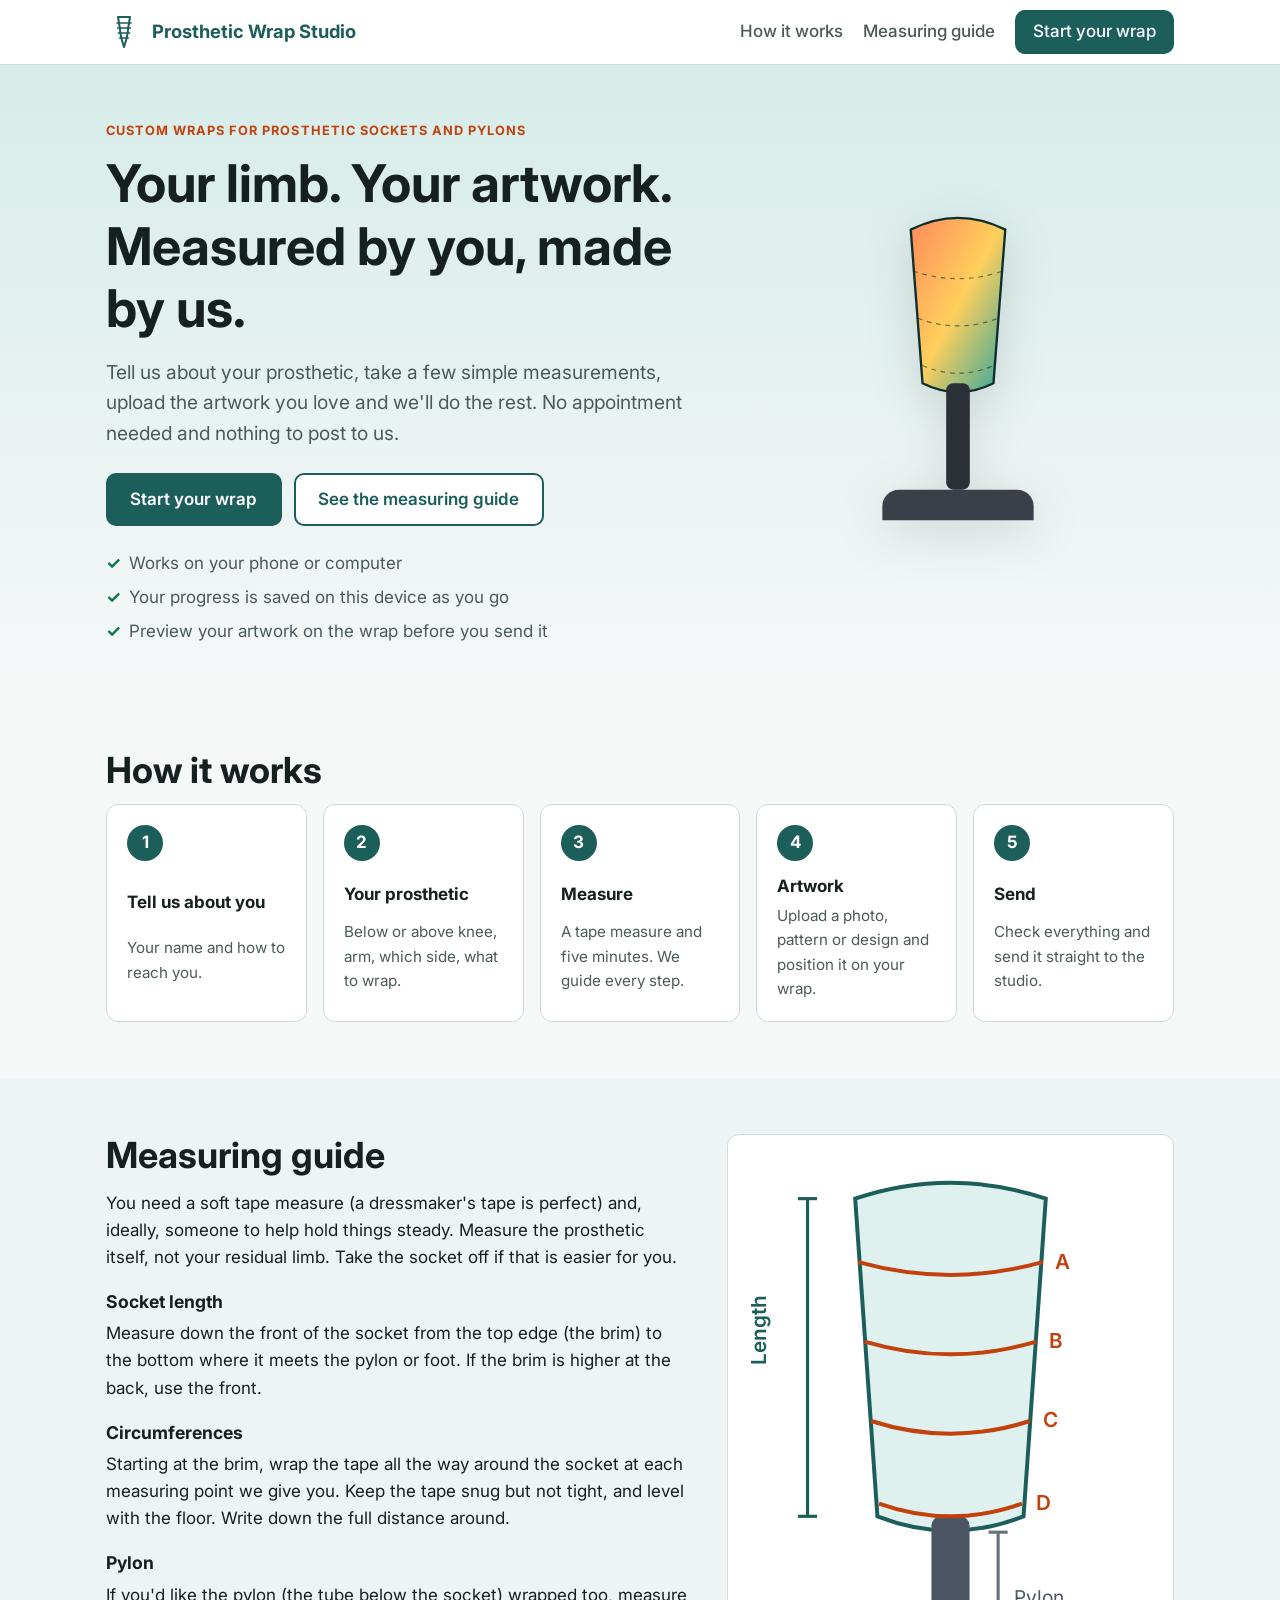
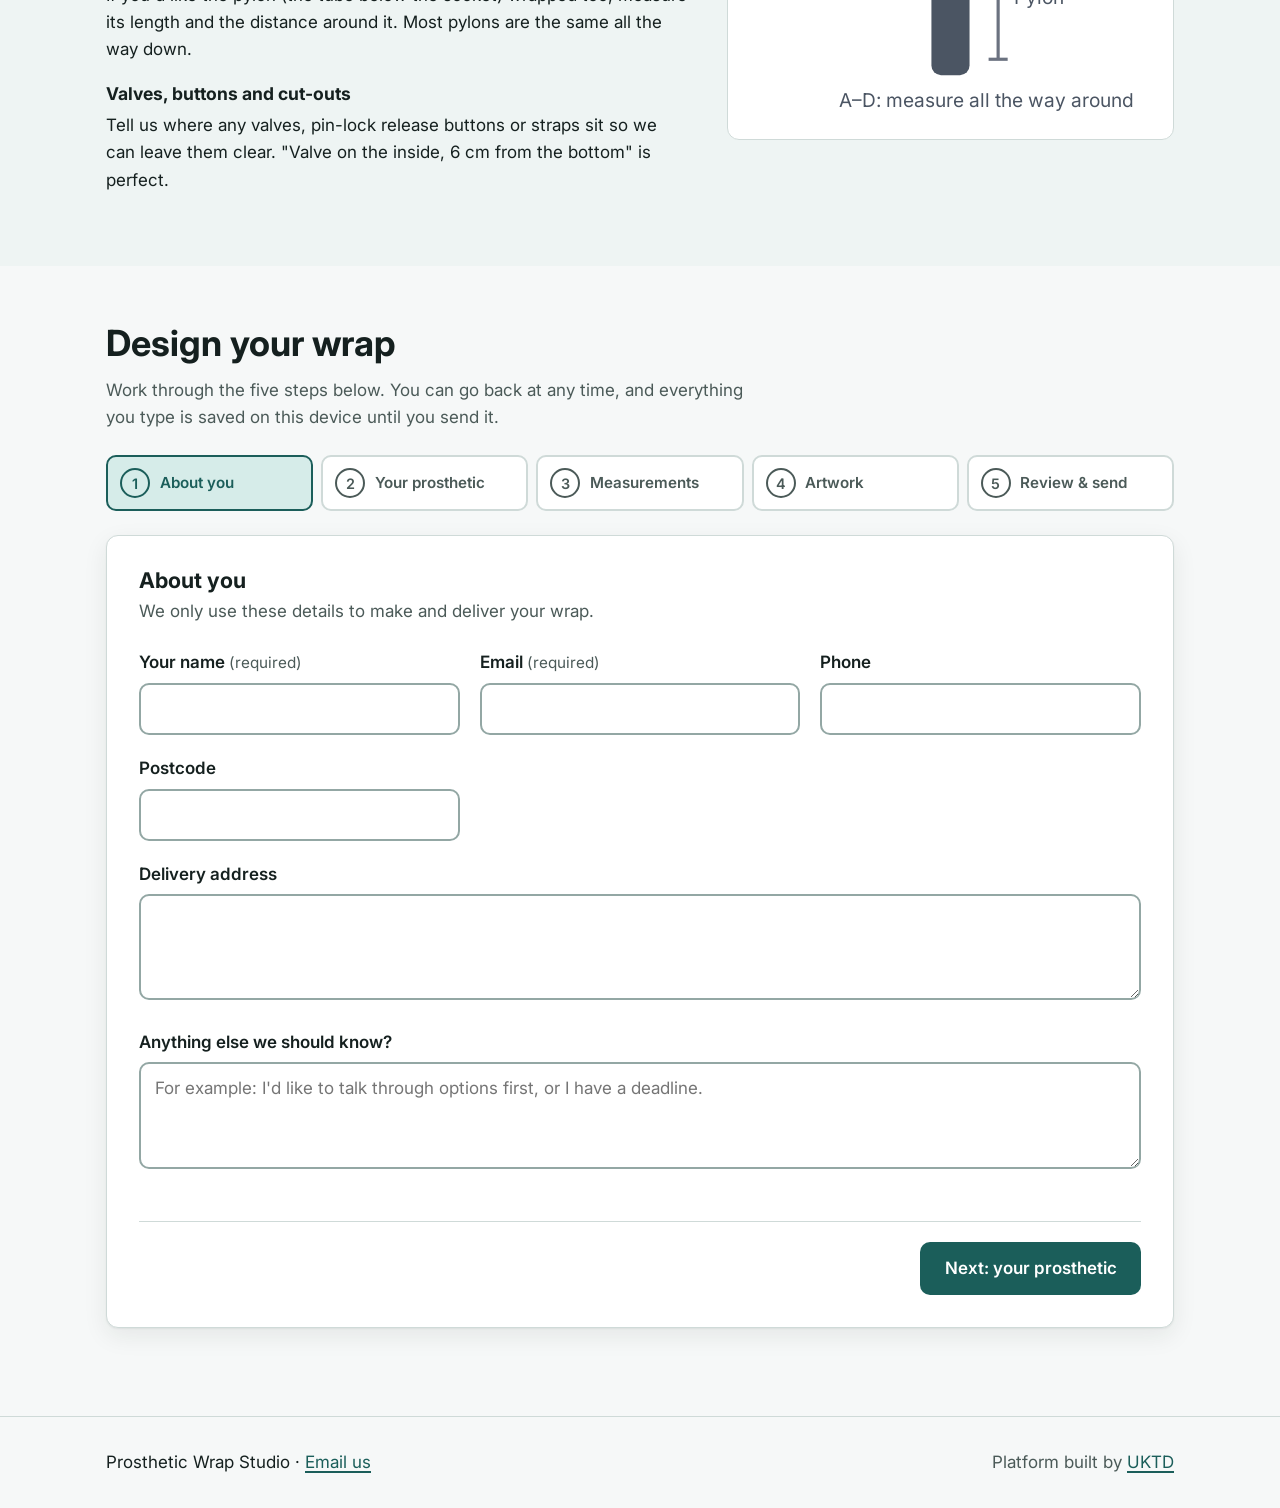
<file: wrap/index.html>
<!DOCTYPE html>
<html lang="en-GB">
<head>
    <meta charset="UTF-8">
    <meta name="viewport" content="width=device-width, initial-scale=1.0">
    <title>Prosthetic Wrap Studio | Design your wrap</title>
    <meta name="description" content="Measure your prosthetic, upload your artwork and send everything the wrap studio needs to make a custom wrap for your socket and pylon.">
    <meta name="theme-color" content="#1b5e5a">
    <link rel="preconnect" href="https://fonts.googleapis.com">
    <link rel="preconnect" href="https://fonts.gstatic.com" crossorigin>
    <link href="https://fonts.googleapis.com/css2?family=Inter:wght@400;500;600;700&display=swap" rel="stylesheet">
    <link rel="stylesheet" href="wrap.css">
</head>
<body>
    <a class="skip-link" href="#main">Skip to content</a>

    <header class="site-header">
        <div class="container header-inner">
            <a class="brand" href="./">
                <svg class="brand-mark" width="36" height="36" viewBox="0 0 36 36" aria-hidden="true" focusable="false">
                    <path d="M12 3h12l-2 12c0 4-1 9-4 18-3-9-4-14-4-18L12 3z" fill="none" stroke="currentColor" stroke-width="2" stroke-linejoin="round"/>
                    <path d="M11 9h14M11.6 14h12.8M12.4 19h11.2M13.6 24h8.8" stroke="currentColor" stroke-width="1.6" stroke-linecap="round"/>
                </svg>
                <span class="brand-name" data-brand-name>Prosthetic Wrap Studio</span>
            </a>
            <nav aria-label="Primary">
                <a href="#how-it-works">How it works</a>
                <a href="#measure-guide">Measuring guide</a>
                <a href="#designer" class="button button-small">Start your wrap</a>
            </nav>
        </div>
    </header>

    <main id="main">
        <section class="hero">
            <div class="container hero-grid">
                <div>
                    <p class="eyebrow">Custom wraps for prosthetic sockets and pylons</p>
                    <h1>Your limb. Your artwork. Measured by you, made by us.</h1>
                    <p class="lead">Tell us about your prosthetic, take a few simple measurements, upload the artwork you love and we'll do the rest. No appointment needed and nothing to post to us.</p>
                    <div class="hero-actions">
                        <a href="#designer" class="button button-primary">Start your wrap</a>
                        <a href="#measure-guide" class="button button-secondary">See the measuring guide</a>
                    </div>
                    <ul class="hero-points">
                        <li>Works on your phone or computer</li>
                        <li>Your progress is saved on this device as you go</li>
                        <li>Preview your artwork on the wrap before you send it</li>
                    </ul>
                </div>
                <div class="hero-visual" aria-hidden="true">
                    <svg viewBox="0 0 220 300" class="hero-limb">
                        <defs>
                            <linearGradient id="heroGrad" x1="0" x2="1" y1="0" y2="1">
                                <stop offset="0" stop-color="#ff8a5c"/>
                                <stop offset="0.5" stop-color="#ffcf5c"/>
                                <stop offset="1" stop-color="#2ea6a0"/>
                            </linearGradient>
                        </defs>
                        <path d="M70 20 Q110 0 150 20 L140 150 Q110 165 80 150 Z" fill="url(#heroGrad)" stroke="#0e2f2d" stroke-width="2"/>
                        <rect x="100" y="150" width="20" height="90" rx="6" fill="#2b2f36"/>
                        <path d="M60 240 h100 a14 14 0 0 1 14 14 v12 H46 v-12 a14 14 0 0 1 14 -14z" fill="#3a3f48"/>
                        <g stroke="#0e2f2d" stroke-dasharray="4 4" fill="none" opacity="0.6">
                            <path d="M72 55 Q110 68 148 55"/>
                            <path d="M76 95 Q110 108 144 95"/>
                            <path d="M80 135 Q110 148 140 135"/>
                        </g>
                    </svg>
                </div>
            </div>
        </section>

        <section id="how-it-works" class="section">
            <div class="container">
                <h2>How it works</h2>
                <ol class="steps-overview">
                    <li><span class="step-num">1</span><strong>Tell us about you</strong><span>Your name and how to reach you.</span></li>
                    <li><span class="step-num">2</span><strong>Your prosthetic</strong><span>Below or above knee, arm, which side, what to wrap.</span></li>
                    <li><span class="step-num">3</span><strong>Measure</strong><span>A tape measure and five minutes. We guide every step.</span></li>
                    <li><span class="step-num">4</span><strong>Artwork</strong><span>Upload a photo, pattern or design and position it on your wrap.</span></li>
                    <li><span class="step-num">5</span><strong>Send</strong><span>Check everything and send it straight to the studio.</span></li>
                </ol>
            </div>
        </section>

        <section id="measure-guide" class="section section-alt">
            <div class="container guide-grid">
                <div>
                    <h2>Measuring guide</h2>
                    <p>You need a soft tape measure (a dressmaker's tape is perfect) and, ideally, someone to help hold things steady. Measure the prosthetic itself, not your residual limb. Take the socket off if that is easier for you.</p>
                    <h3>Socket length</h3>
                    <p>Measure down the front of the socket from the top edge (the brim) to the bottom where it meets the pylon or foot. If the brim is higher at the back, use the front.</p>
                    <h3>Circumferences</h3>
                    <p>Starting at the brim, wrap the tape all the way around the socket at each measuring point we give you. Keep the tape snug but not tight, and level with the floor. Write down the full distance around.</p>
                    <h3>Pylon</h3>
                    <p>If you'd like the pylon (the tube below the socket) wrapped too, measure its length and the distance around it. Most pylons are the same all the way down.</p>
                    <h3>Valves, buttons and cut-outs</h3>
                    <p>Tell us where any valves, pin-lock release buttons or straps sit so we can leave them clear. "Valve on the inside, 6 cm from the bottom" is perfect.</p>
                </div>
                <figure class="guide-figure">
                    <svg viewBox="0 0 260 360" role="img" aria-labelledby="guideTitle">
                        <title id="guideTitle">Diagram of a prosthetic socket showing the length measured down the front and circumference measurements taken at even intervals from the brim to the bottom.</title>
                        <path d="M70 30 Q130 10 190 30 L176 230 Q130 248 84 230 Z" fill="#dff1ef" stroke="#1b5e5a" stroke-width="2.5"/>
                        <rect x="118" y="230" width="24" height="100" rx="6" fill="#4b5563"/>
                        <g stroke="#c2410c" stroke-width="2.5" fill="none">
                            <path d="M72 70 Q130 86 188 70"/>
                            <path d="M76 120 Q130 136 184 120"/>
                            <path d="M80 170 Q130 186 180 170"/>
                            <path d="M85 222 Q130 238 175 222"/>
                        </g>
                        <g font-family="Inter, sans-serif" font-size="13" fill="#c2410c" font-weight="600">
                            <text x="196" y="74">A</text><text x="192" y="124">B</text><text x="188" y="174">C</text><text x="184" y="226">D</text>
                        </g>
                        <g stroke="#1b5e5a" stroke-width="2">
                            <line x1="40" y1="30" x2="40" y2="230"/>
                            <line x1="34" y1="30" x2="46" y2="30"/>
                            <line x1="34" y1="230" x2="46" y2="230"/>
                        </g>
                        <text x="14" y="135" font-family="Inter, sans-serif" font-size="13" fill="#1b5e5a" font-weight="600" transform="rotate(-90 14 135)">Length</text>
                        <g stroke="#6b7280" stroke-width="2">
                            <line x1="160" y1="240" x2="160" y2="320"/>
                            <line x1="154" y1="240" x2="166" y2="240"/>
                            <line x1="154" y1="320" x2="166" y2="320"/>
                        </g>
                        <text x="170" y="285" font-family="Inter, sans-serif" font-size="12" fill="#4b5563">Pylon</text>
                        <text x="60" y="350" font-family="Inter, sans-serif" font-size="12" fill="#4b5563">A–D: measure all the way around</text>
                    </svg>
                </figure>
            </div>
        </section>

        <section id="designer" class="section">
            <div class="container">
                <h2>Design your wrap</h2>
                <p class="section-intro">Work through the five steps below. You can go back at any time, and everything you type is saved on this device until you send it.</p>

                <ol class="stepper" id="stepper" aria-label="Progress">
                    <li data-step="1" class="is-current"><button type="button" class="stepper-button" data-goto="1"><span class="stepper-index">1</span><span>About you</span></button></li>
                    <li data-step="2"><button type="button" class="stepper-button" data-goto="2"><span class="stepper-index">2</span><span>Your prosthetic</span></button></li>
                    <li data-step="3"><button type="button" class="stepper-button" data-goto="3"><span class="stepper-index">3</span><span>Measurements</span></button></li>
                    <li data-step="4"><button type="button" class="stepper-button" data-goto="4"><span class="stepper-index">4</span><span>Artwork</span></button></li>
                    <li data-step="5"><button type="button" class="stepper-button" data-goto="5"><span class="stepper-index">5</span><span>Review &amp; send</span></button></li>
                </ol>

                <form id="wrapForm" class="wizard" novalidate>
                    <div class="status" id="formStatus" role="status" aria-live="polite"></div>

                    <!-- STEP 1 -->
                    <fieldset class="step is-active" data-step="1">
                        <legend><h3>About you</h3></legend>
                        <p class="step-help">We only use these details to make and deliver your wrap.</p>
                        <div class="field-grid">
                            <div class="field">
                                <label for="customerName">Your name <span class="req">(required)</span></label>
                                <input type="text" id="customerName" name="customerName" autocomplete="name" required>
                            </div>
                            <div class="field">
                                <label for="customerEmail">Email <span class="req">(required)</span></label>
                                <input type="email" id="customerEmail" name="customerEmail" autocomplete="email" required inputmode="email">
                            </div>
                            <div class="field">
                                <label for="customerPhone">Phone</label>
                                <input type="tel" id="customerPhone" name="customerPhone" autocomplete="tel" inputmode="tel">
                            </div>
                            <div class="field">
                                <label for="customerPostcode">Postcode</label>
                                <input type="text" id="customerPostcode" name="customerPostcode" autocomplete="postal-code">
                            </div>
                            <div class="field field-full">
                                <label for="customerAddress">Delivery address</label>
                                <textarea id="customerAddress" name="customerAddress" rows="3" autocomplete="street-address"></textarea>
                            </div>
                            <div class="field field-full">
                                <label for="customerNotes">Anything else we should know?</label>
                                <textarea id="customerNotes" name="customerNotes" rows="3" placeholder="For example: I'd like to talk through options first, or I have a deadline."></textarea>
                            </div>
                        </div>
                        <div class="step-actions">
                            <span></span>
                            <button type="button" class="button button-primary" data-next>Next: your prosthetic</button>
                        </div>
                    </fieldset>

                    <!-- STEP 2 -->
                    <fieldset class="step" data-step="2">
                        <legend><h3>Your prosthetic</h3></legend>
                        <p class="step-help">This helps us choose the right measuring points and materials.</p>

                        <div class="field">
                            <span class="label" id="limbTypeLabel">Type of prosthetic <span class="req">(required)</span></span>
                            <div class="choice-grid" role="radiogroup" aria-labelledby="limbTypeLabel">
                                <label class="choice"><input type="radio" name="limbType" value="transtibial" required><span><strong>Below knee</strong><small>Transtibial</small></span></label>
                                <label class="choice"><input type="radio" name="limbType" value="transfemoral"><span><strong>Above knee</strong><small>Transfemoral</small></span></label>
                                <label class="choice"><input type="radio" name="limbType" value="transradial"><span><strong>Below elbow</strong><small>Transradial</small></span></label>
                                <label class="choice"><input type="radio" name="limbType" value="transhumeral"><span><strong>Above elbow</strong><small>Transhumeral</small></span></label>
                                <label class="choice"><input type="radio" name="limbType" value="other"><span><strong>Something else</strong><small>Tell us below</small></span></label>
                            </div>
                        </div>

                        <div class="field-grid">
                            <div class="field">
                                <span class="label" id="sideLabel">Which side? <span class="req">(required)</span></span>
                                <div class="choice-row" role="radiogroup" aria-labelledby="sideLabel">
                                    <label class="choice"><input type="radio" name="side" value="left" required><span><strong>Left</strong></span></label>
                                    <label class="choice"><input type="radio" name="side" value="right"><span><strong>Right</strong></span></label>
                                </div>
                            </div>
                            <div class="field">
                                <span class="label" id="partsLabel">What would you like wrapped?</span>
                                <div class="choice-row" aria-labelledby="partsLabel">
                                    <label class="choice"><input type="checkbox" name="wrapSocket" checked><span><strong>Socket</strong></span></label>
                                    <label class="choice"><input type="checkbox" name="wrapPylon"><span><strong>Pylon</strong></span></label>
                                </div>
                            </div>
                            <div class="field">
                                <label for="socketMaterial">Socket surface</label>
                                <select id="socketMaterial" name="socketMaterial">
                                    <option value="">Not sure</option>
                                    <option value="carbon">Carbon fibre</option>
                                    <option value="laminate">Laminate (glossy resin)</option>
                                    <option value="thermoplastic">Thermoplastic (check socket)</option>
                                    <option value="cover">Foam or cosmetic cover</option>
                                </select>
                            </div>
                            <div class="field">
                                <label for="prostheticNotes">Describe your prosthetic</label>
                                <input type="text" id="prostheticNotes" name="prostheticNotes" placeholder="For example: Össur pin-lock socket with carbon pylon">
                            </div>
                        </div>

                        <div class="step-actions">
                            <button type="button" class="button button-secondary" data-prev>Back</button>
                            <button type="button" class="button button-primary" data-next>Next: measurements</button>
                        </div>
                    </fieldset>

                    <!-- STEP 3 -->
                    <fieldset class="step" data-step="3">
                        <legend><h3>Measurements</h3></legend>
                        <p class="step-help">Enter the socket length first and we'll list the measuring points for you. See the <a href="#measure-guide">measuring guide</a> if you're not sure where to measure.</p>

                        <div class="field-grid">
                            <div class="field">
                                <span class="label" id="unitsLabel">Units</span>
                                <div class="choice-row" role="radiogroup" aria-labelledby="unitsLabel">
                                    <label class="choice choice-compact"><input type="radio" name="units" value="cm" checked><span><strong>Centimetres</strong></span></label>
                                    <label class="choice choice-compact"><input type="radio" name="units" value="in"><span><strong>Inches</strong></span></label>
                                </div>
                            </div>
                            <div class="field">
                                <label for="stationInterval">Measure every</label>
                                <select id="stationInterval" name="stationInterval">
                                    <option value="2.5">2.5 cm (most accurate)</option>
                                    <option value="5" selected>5 cm (recommended)</option>
                                    <option value="10">10 cm (quick)</option>
                                </select>
                            </div>
                        </div>

                        <div class="measure-block" id="socketMeasureBlock">
                            <h4>Socket</h4>
                            <div class="field-grid">
                                <div class="field">
                                    <label for="socketLength">Socket length, brim to bottom <span class="req">(required)</span></label>
                                    <div class="input-unit">
                                        <input type="number" id="socketLength" name="socketLength" min="1" step="0.1" inputmode="decimal" required>
                                        <span class="unit" data-unit>cm</span>
                                    </div>
                                </div>
                            </div>
                            <div id="stationsWrap" class="stations" hidden>
                                <p class="label">Distance all the way around at each point <span class="req">(required)</span></p>
                                <div class="stations-grid" id="stations"></div>
                                <p class="hint" id="stationsHint"></p>
                            </div>
                        </div>

                        <div class="measure-block" id="pylonMeasureBlock" hidden>
                            <h4>Pylon</h4>
                            <div class="field-grid">
                                <div class="field">
                                    <label for="pylonLength">Pylon length to wrap</label>
                                    <div class="input-unit">
                                        <input type="number" id="pylonLength" name="pylonLength" min="1" step="0.1" inputmode="decimal">
                                        <span class="unit" data-unit>cm</span>
                                    </div>
                                </div>
                                <div class="field">
                                    <label for="pylonCircumference">Distance around the pylon</label>
                                    <div class="input-unit">
                                        <input type="number" id="pylonCircumference" name="pylonCircumference" min="1" step="0.1" inputmode="decimal">
                                        <span class="unit" data-unit>cm</span>
                                    </div>
                                </div>
                            </div>
                        </div>

                        <div class="field">
                            <label for="cutouts">Valves, buttons, straps or areas to leave clear</label>
                            <textarea id="cutouts" name="cutouts" rows="3" placeholder="For example: valve on the inside about 6 cm from the bottom; release button on the front near the bottom."></textarea>
                        </div>

                        <div class="field">
                            <label for="measureNotes">Notes about shape</label>
                            <textarea id="measureNotes" name="measureNotes" rows="2" placeholder="For example: the brim is much higher at the back; there's a flare near the top."></textarea>
                        </div>

                        <div class="step-actions">
                            <button type="button" class="button button-secondary" data-prev>Back</button>
                            <button type="button" class="button button-primary" data-next>Next: artwork</button>
                        </div>
                    </fieldset>

                    <!-- STEP 4 -->
                    <fieldset class="step" data-step="4">
                        <legend><h3>Artwork</h3></legend>
                        <p class="step-help">Upload a photo, pattern, logo or design. For the sharpest print, use the largest file you have (at least 2000 pixels on the long side is ideal). PNG, JPEG, WebP and SVG all work.</p>

                        <div class="artwork-layout">
                            <div class="artwork-controls">
                                <div class="field">
                                    <label for="artworkFile" class="dropzone" id="dropzone">
                                        <input type="file" id="artworkFile" name="artworkFile" accept="image/png,image/jpeg,image/webp,image/svg+xml">
                                        <span class="dropzone-icon" aria-hidden="true">
                                            <svg width="40" height="40" viewBox="0 0 24 24" fill="none" stroke="currentColor" stroke-width="1.8" stroke-linecap="round" stroke-linejoin="round"><path d="M12 16V4m0 0l-4 4m4-4l4 4"/><path d="M4 16v3a1 1 0 0 0 1 1h14a1 1 0 0 0 1-1v-3"/></svg>
                                        </span>
                                        <span class="dropzone-text"><strong>Choose an image</strong> or drag it here</span>
                                        <span class="dropzone-file" id="artworkFileName">No file chosen yet</span>
                                    </label>
                                </div>

                                <div class="field">
                                    <span class="label" id="finishLabel">Finish</span>
                                    <div class="choice-row" role="radiogroup" aria-labelledby="finishLabel">
                                        <label class="choice choice-compact"><input type="radio" name="finish" value="gloss" checked><span><strong>Gloss</strong></span></label>
                                        <label class="choice choice-compact"><input type="radio" name="finish" value="satin"><span><strong>Satin</strong></span></label>
                                        <label class="choice choice-compact"><input type="radio" name="finish" value="matte"><span><strong>Matte</strong></span></label>
                                    </div>
                                </div>

                                <div class="field">
                                    <span class="label" id="fitLabel">How should the artwork fill the wrap?</span>
                                    <div class="choice-row" role="radiogroup" aria-labelledby="fitLabel">
                                        <label class="choice choice-compact"><input type="radio" name="fit" value="cover" checked><span><strong>Fill</strong><small>Crop to fill</small></span></label>
                                        <label class="choice choice-compact"><input type="radio" name="fit" value="contain"><span><strong>Fit inside</strong><small>Show it all</small></span></label>
                                        <label class="choice choice-compact"><input type="radio" name="fit" value="tile"><span><strong>Repeat</strong><small>Tile a pattern</small></span></label>
                                    </div>
                                </div>

                                <div class="field">
                                    <label for="artScale">Size <output id="artScaleOut" for="artScale">100%</output></label>
                                    <input type="range" id="artScale" name="artScale" min="25" max="400" value="100" step="5">
                                </div>
                                <div class="field">
                                    <label for="artOffsetX">Move left / right <output id="artOffsetXOut" for="artOffsetX">0</output></label>
                                    <input type="range" id="artOffsetX" name="artOffsetX" min="-100" max="100" value="0" step="1">
                                </div>
                                <div class="field">
                                    <label for="artOffsetY">Move up / down <output id="artOffsetYOut" for="artOffsetY">0</output></label>
                                    <input type="range" id="artOffsetY" name="artOffsetY" min="-100" max="100" value="0" step="1">
                                </div>
                                <div class="field">
                                    <label for="artRotation">Rotate <output id="artRotationOut" for="artRotation">0°</output></label>
                                    <input type="range" id="artRotation" name="artRotation" min="-180" max="180" value="0" step="5">
                                </div>
                                <div class="field">
                                    <label for="artBackground">Background colour (shows through transparent areas or around a fitted image)</label>
                                    <input type="color" id="artBackground" name="artBackground" value="#ffffff">
                                </div>
                                <button type="button" class="button button-secondary" id="resetArt">Reset position</button>

                                <div class="field">
                                    <label for="artworkNotes">Notes for the designer</label>
                                    <textarea id="artworkNotes" name="artworkNotes" rows="3" placeholder="For example: keep the face on the outside of the leg; please add my name in white near the top."></textarea>
                                </div>
                            </div>

                            <div class="artwork-preview">
                                <div class="preview-card">
                                    <h4>Flat wrap template</h4>
                                    <p class="hint">This is the shape of the wrap laid flat, built from your measurements. The dotted line is the seam.</p>
                                    <div class="preview-stage" id="flatStage"></div>
                                </div>
                                <div class="preview-card">
                                    <h4>On the limb (rough preview)</h4>
                                    <p class="hint">Front view. The real wrap curves around, so edges will look a little different.</p>
                                    <div class="preview-stage preview-stage-small" id="limbStage"></div>
                                </div>
                                <p class="hint" id="previewHint">Enter your socket measurements in step 3 to see the template shape.</p>
                            </div>
                        </div>

                        <div class="step-actions">
                            <button type="button" class="button button-secondary" data-prev>Back</button>
                            <button type="button" class="button button-primary" data-next>Next: review</button>
                        </div>
                    </fieldset>

                    <!-- STEP 5 -->
                    <fieldset class="step" data-step="5">
                        <legend><h3>Review &amp; send</h3></legend>
                        <p class="step-help">Check everything looks right. When you send it, the studio receives your details, measurements, the template and your original artwork file.</p>

                        <div id="reviewSummary" class="review"></div>

                        <div class="field">
                            <label class="choice choice-inline"><input type="checkbox" name="consent" id="consent" required><span>I'm happy for the studio to store these details and contact me about my wrap. <span class="req">(required)</span></span></label>
                        </div>

                        <div class="step-actions step-actions-wrap">
                            <button type="button" class="button button-secondary" data-prev>Back</button>
                            <div class="action-group">
                                <button type="button" class="button button-secondary" id="downloadPack">Download order pack</button>
                                <button type="button" class="button button-secondary" id="printOrder">Print</button>
                                <button type="submit" class="button button-primary" id="submitOrder">Send to the studio</button>
                            </div>
                        </div>
                    </fieldset>

                    <div class="step step-done" data-step="done" id="doneStep" hidden>
                        <h3>Thank you, your wrap request is on its way</h3>
                        <p id="doneMessage"></p>
                        <div class="action-group">
                            <button type="button" class="button button-secondary" id="downloadPackDone">Download a copy</button>
                            <button type="button" class="button button-primary" id="startAgain">Start another wrap</button>
                        </div>
                    </div>
                </form>
            </div>
        </section>
    </main>

    <footer class="site-footer">
        <div class="container footer-inner">
            <p><span data-brand-name>Prosthetic Wrap Studio</span> &middot; <a href="mailto:" data-brand-email>Email us</a></p>
            <p class="muted">Platform built by <a href="https://uktd.io">UKTD</a></p>
        </div>
    </footer>

    <script src="wrap.js"></script>
</body>
</html>
</file>
<file: css/styles.css>
/* UKTD - Premium MSP Website Styles
   Design: Cyber-Premium / Glassmorphic
   Colors: Dark obsidian + Tech turquoise (#2EE5B5)
*/

/* ===== CSS RESET & BASE ===== */
*, *::before, *::after {
    margin: 0;
    padding: 0;
    box-sizing: border-box;
}

:root {
    --primary: #2EE5B5;
    --primary-dark: #3DF2BD;
    --bg-dark: #0D0F12;
    --bg-card: #161920;
    --bg-card-hover: #1A1D26;
    --text-primary: #FFFFFF;
    --text-secondary: #94A3B8;
    --border-subtle: rgba(255, 255, 255, 0.08);
    --glow: 0 0 30px rgba(46, 229, 181, 0.15);
    --glow-strong: 0 0 60px rgba(46, 229, 181, 0.25);
}

html {
    scroll-behavior: smooth;
}

body {
    font-family: 'Inter', -apple-system, BlinkMacSystemFont, sans-serif;
    background-color: var(--bg-dark);
    color: var(--text-secondary);
    line-height: 1.7;
    overflow-x: hidden;
}

/* ===== TYPOGRAPHY ===== */
h1, h2, h3, h4 {
    color: var(--text-primary);
    font-weight: 600;
    line-height: 1.2;
}

h1 { font-size: clamp(2.5rem, 5vw, 4rem); margin-bottom: 1.5rem; }
h2 { font-size: clamp(2rem, 4vw, 3rem); margin-bottom: 1rem; }
h3 { font-size: clamp(1.25rem, 2.5vw, 1.5rem); margin-bottom: 0.75rem; }
p { margin-bottom: 1.5rem; }

a {
    color: var(--primary);
    text-decoration: none;
    transition: color 0.3s ease;
}

a:hover {
    color: var(--primary-dark);
}

/* ===== LAYOUT ===== */
.container {
    max-width: 1200px;
    margin: 0 auto;
    padding: 0 2rem;
}

/* ===== HEADER / NAV ===== */
.glassmorphic-header {
    position: fixed;
    top: 0;
    left: 0;
    right: 0;
    z-index: 1000;
    background: rgba(13, 15, 18, 0.8);
    backdrop-filter: blur(12px);
    -webkit-backdrop-filter: blur(12px);
    border-bottom: 1px solid var(--border-subtle);
    padding: 1rem 0;
    transition: all 0.3s ease;
}

.glassmorphic-header nav {
    display: flex;
    justify-content: space-between;
    align-items: center;
}

.logo {
    display: flex;
    align-items: center;
    gap: 0.75rem;
    font-size: 1.5rem;
    font-weight: 700;
    color: var(--text-primary);
}

.logo svg {
    filter: drop-shadow(0 0 8px rgba(46, 229, 181, 0.4));
}

.nav-links {
    display: flex;
    list-style: none;
    gap: 2.5rem;
}

.nav-links a {
    color: var(--text-secondary);
    font-weight: 500;
    transition: color 0.3s ease;
    position: relative;
}

.nav-links a::after {
    content: '';
    position: absolute;
    bottom: -4px;
    left: 0;
    width: 0;
    height: 2px;
    background: var(--primary);
    transition: width 0.3s ease;
}

.nav-links a:hover::after {
    width: 100%;
}

/* ===== BUTTONS ===== */
.cta-button {
    display: inline-block;
    padding: 0.875rem 2rem;
    border-radius: 8px;
    font-weight: 600;
    font-size: 1rem;
    text-align: center;
    transition: all 0.3s ease;
    cursor: pointer;
    border: none;
}

.cta-button.primary {
    background: linear-gradient(135deg, var(--primary), var(--primary-dark));
    color: var(--bg-dark);
    box-shadow: var(--glow);
}

.cta-button.primary:hover {
    transform: translateY(-2px);
    box-shadow: var(--glow-strong);
    color: var(--bg-dark);
}

.cta-button.secondary {
    background: transparent;
    color: var(--primary);
    border: 1px solid var(--primary);
}

.cta-button.secondary:hover {
    background: rgba(46, 229, 181, 0.1);
    color: var(--primary);
}

/* ===== HERO SECTION ===== */
.hero {
    min-height: 100vh;
    display: flex;
    align-items: center;
    position: relative;
    background: radial-gradient(ellipse at 20% 50%, rgba(46, 229, 181, 0.03) 0%, transparent 50%),
                radial-gradient(ellipse at 80% 50%, rgba(46, 229, 181, 0.03) 0%, transparent 50%),
                var(--bg-dark);
    padding-top: 100px;
}

.node-grid-bg {
    position: absolute;
    top: 0;
    left: 0;
    right: 0;
    bottom: 0;
    background-image: 
        radial-gradient(circle at 20% 30%, rgba(46, 229, 181, 0.05) 1px, transparent 1px),
radial-gradient(circle at 80% 70%, rgba(46, 229, 181, 0.05) 1px, transparent 1px);
    background-size: 60px 60px;
    opacity: 0.5;
    pointer-events: none;
}

.hero-content {
    position: relative;
    z-index: 1;
}

.hero h1 {
    max-width: 800px;
}

.hero .accent {
    background: linear-gradient(135deg, var(--primary), var(--primary-dark));
    -webkit-background-clip: text;
    -webkit-text-fill-color: transparent;
    background-clip: text;
}

.subhead {
    font-size: 1.25rem;
    max-width: 600px;
    margin-bottom: 2.5rem;
}

.hero-cta {
    display: flex;
    gap: 1.5rem;
    margin-bottom: 4rem;
    flex-wrap: wrap;
}

.hero-stats {
    display: grid;
    grid-template-columns: repeat(auto-fit, minmax(200px, 1fr));
    gap: 2rem;
    padding-top: 3rem;
    border-top: 1px solid var(--border-subtle);
}

.stat {
    text-align: center;
}

.stat-number {
    display: block;
    font-size: 2.5rem;
    font-weight: 700;
    color: var(--primary);
    margin-bottom: 0.5rem;
}

.stat-label {
    font-size: 0.9rem;
    color: var(--text-secondary);
}

/* ===== SERVICES SECTION ===== */
.services {
    padding: 8rem 0;
    background: linear-gradient(180deg, var(--bg-dark) 0%, rgba(22, 25, 32, 0.5) 100%);
}

.section-subhead {
    color: var(--text-secondary);
    font-size: 1.1rem;
    max-width: 600px;
    margin-bottom: 3rem;
}

.services-grid {
    display: grid;
    grid-template-columns: repeat(auto-fit, minmax(280px, 1fr));
    gap: 2rem;
}

.service-card {
    background: var(--bg-card);
    border: 1px solid var(--border-subtle);
    border-radius: 16px;
    padding: 2.5rem;
    transition: all 0.4s ease;
    position: relative;
    overflow: hidden;
}

.service-card::before {
    content: '';
    position: absolute;
    top: 0;
    left: 0;
    right: 0;
    height: 3px;
    background: linear-gradient(90deg, var(--primary), var(--primary-dark));
    opacity: 0;
    transition: opacity 0.4s ease;
}

.service-card:hover {
    transform: translateY(-8px);
    border-color: rgba(46, 229, 181, 0.3);
    box-shadow: var(--glow);
}

.service-card:hover::before {
    opacity: 1;
}

.card-icon {
    margin-bottom: 1.5rem;
}

.card-icon svg {
    filter: drop-shadow(0 0 12px rgba(46, 229, 181, 0.3));
}

.service-card h3 {
    margin-bottom: 1rem;
}

.service-card p {
    color: var(--text-secondary);
    line-height: 1.7;
}

/* ===== WHY US SECTION ===== */
.why-us {
    padding: 8rem 0;
    background: var(--bg-dark);
}

.why-grid {
    display: grid;
    grid-template-columns: repeat(auto-fit, minmax(280px, 1fr));
    gap: 2rem;
}

.why-item {
    padding: 2rem;
    background: var(--bg-card);
    border-radius: 12px;
    border: 1px solid var(--border-subtle);
    transition: all 0.3s ease;
}

.why-item:hover {
    border-color: rgba(46, 229, 181, 0.2);
    transform: translateY(-4px);
}

.why-item h3 {
    color: var(--primary);
    margin-bottom: 1rem;
}

/* ===== CONTACT SECTION ===== */
.contact {
    padding: 8rem 0;
    background: linear-gradient(180deg, var(--bg-dark) 0%, rgba(22, 25, 32, 0.8) 100%);
}

.contact-form {
    max-width: 700px;
    margin: 0 auto;
    display: grid;
    grid-template-columns: 1fr 1fr;
    gap: 1.5rem;
}

.form-group {
    display: flex;
    flex-direction: column;
}

.form-group.full-width {
    grid-column: 1 / -1;
}

label {
    color: var(--text-primary);
    font-weight: 500;
    margin-bottom: 0.5rem;
    font-size: 0.9rem;
}

input,
textarea {
    background: var(--bg-card);
    border: 1px solid var(--border-subtle);
    border-radius: 8px;
    padding: 0.875rem 1rem;
    color: var(--text-primary);
    font-family: inherit;
    font-size: 1rem;
    transition: all 0.3s ease;
}

input:focus,
textarea:focus {
    outline: none;
    border-color: var(--primary);
    box-shadow: 0 0 0 3px rgba(46, 229, 181, 0.1);
}

textarea {
    resize: vertical;
    min-height: 120px;
}

button[type="submit"] {
    grid-column: 1 / -1;
    justify-self: start;
}

/* ===== FOOTER ===== */
footer {
    background: rgba(10, 10, 15, 0.9);
border-top: 1px solid var(--border-subtle);
    padding: 4rem 0 2rem;
}

.footer-grid {
    display: grid;
    grid-template-columns: 2fr 1fr 1fr;
    gap: 3rem;
    margin-bottom: 3rem;
}

.footer-brand p {
    margin-top: 1rem;
    color: var(--text-secondary);
}

.footer-links h4,
.footer-legal h4 {
    color: var(--text-primary);
    margin-bottom: 1.5rem;
    font-size: 1rem;
}

.footer-links ul,
.footer-legal ul {
    list-style: none;
}

.footer-links li,
.footer-legal li {
    margin-bottom: 0.75rem;
}

.footer-links a,
.footer-legal a {
    color: var(--text-secondary);
    transition: color 0.3s ease;
}

.footer-links a:hover,
.footer-legal a:hover {
    color: var(--primary);
}

.footer-bottom {
    padding-top: 2rem;
    border-top: 1px solid var(--border-subtle);
    text-align: center;
    color: var(--text-secondary);
    font-size: 0.9rem;
}

/* ===== RESPONSIVE ===== */
@media (max-width: 768px) {
    .nav-links {
        display: none;
    }
    
    .mobile-menu-toggle {
        display: flex;
    }
    
    .hero-stats {
        grid-template-columns: 1fr;
    }
    
    .contact-form {
        grid-template-columns: 1fr;
    }
    
    .footer-grid {
        grid-template-columns: 1fr;
    }
}

/* ===== ANIMATIONS ===== */
@keyframes fadeInUp {
    from {
        opacity: 0;
        transform: translateY(30px);
    }
    to {
        opacity: 1;
        transform: translateY(0);
    }
}

.hero-content > * {
    animation: fadeInUp 0.8s ease forwards;
}

.hero-content > *:nth-child(1) { animation-delay: 0.1s; }
.hero-content > *:nth-child(2) { animation-delay: 0.2s; }
.hero-content > *:nth-child(3) { animation-delay: 0.3s; }
.hero-content > *:nth-child(4) { animation-delay: 0.4s; }

/* ===== SCROLL BEHAVIOR ===== */
section {
    opacity: 0;
    transform: translateY(20px);
    transition: all 0.6s ease;
}

section.visible {
    opacity: 1;
    transform: translateY(0);
}
</file>
<file: configurator/configurator.css>
/* Wrapsthetic Configurator
   Matches wrapsthetic.com: lime announcement bar (#8DC63F), dark green header (#52654A),
   spaced Oswald wordmark, bold white Roboto headlines. Light-first with dark-mode support.
   Designed for one-handed and mobile use: large targets, clear focus, no drag-only controls. */

*, *::before, *::after { box-sizing: border-box; margin: 0; padding: 0; }
[hidden] { display: none !important; }

:root {
    --bg: #f4f5f1;
    --surface: #ffffff;
    --surface-alt: #eceee6;
    --text: #1f261b;
    --text-muted: #5b6553;
    --accent: #52654a;
    --accent-strong: #3f5038;
    --accent-soft: #e4ecdc;
    --warm: #6fa32b;
    --warm-soft: #eaf5db;
    --border: #d6dbd0;
    --border-strong: #98a28f;
    --focus: #8dc63f;
    --danger: #b42318;
    --danger-soft: #fee4e2;
    --success: #067647;
    --success-soft: #dcfae6;
    --lime: #8dc63f;
    --lime-strong: #6fa32b;
    --green: #52654a;
    --green-deep: #3b4a35;
    --radius: 6px;
    --shadow: 0 1px 2px rgba(31, 38, 27, 0.06), 0 8px 24px rgba(31, 38, 27, 0.08);
    color-scheme: light;
}

@media (prefers-color-scheme: dark) {
    :root:not([data-theme="light"]) {
        --bg: #141a11;
        --surface: #1c241a;
        --surface-alt: #242e21;
        --text: #eef1ea;
        --text-muted: #aab5a0;
        --accent: #a9d47a;
        --accent-strong: #c3e39a;
        --accent-soft: #2b3a24;
        --warm: #a9d47a;
        --warm-soft: #2b3a24;
        --border: #2f3b2a;
        --border-strong: #51604a;
        --danger: #ff8e85;
        --danger-soft: #3b1d1b;
        --success: #6fd49a;
        --success-soft: #16352a;
        --shadow: 0 1px 2px rgba(0,0,0,0.4), 0 8px 24px rgba(0,0,0,0.35);
        color-scheme: dark;
    }
}

:root[data-theme="dark"] {
    --bg: #141a11;
    --surface: #1c241a;
    --surface-alt: #242e21;
    --text: #eef1ea;
    --text-muted: #aab5a0;
    --accent: #a9d47a;
    --accent-strong: #c3e39a;
    --accent-soft: #2b3a24;
    --warm: #a9d47a;
    --warm-soft: #2b3a24;
    --border: #2f3b2a;
    --border-strong: #51604a;
    --danger: #ff8e85;
    --danger-soft: #3b1d1b;
    --success: #6fd49a;
    --success-soft: #16352a;
    --shadow: 0 1px 2px rgba(0,0,0,0.4), 0 8px 24px rgba(0,0,0,0.35);
    color-scheme: dark;
}


html { scroll-behavior: smooth; }
@media (prefers-reduced-motion: reduce) { html { scroll-behavior: auto; } }

body {
    font-family: 'Roboto', -apple-system, BlinkMacSystemFont, 'Segoe UI', sans-serif;
    background: var(--bg);
    color: var(--text);
    line-height: 1.6;
    font-size: 1.0625rem;
}

h1, h2, h3, h4 { line-height: 1.2; font-weight: 700; color: var(--text); text-wrap: balance; }
h1 { font-size: clamp(2rem, 4.5vw, 3.25rem); margin-bottom: 1rem; }
h2 { font-size: clamp(1.6rem, 3vw, 2.25rem); margin-bottom: 0.75rem; }
h3 { font-size: 1.35rem; margin-bottom: 0.5rem; }
h4 { font-size: 1.1rem; margin-bottom: 0.5rem; }
p { margin-bottom: 1rem; }
a { color: var(--accent); text-decoration-thickness: 2px; text-underline-offset: 3px; }
a:hover { color: var(--accent-strong); }
small { display: block; font-weight: 400; color: var(--text-muted); font-size: 0.85em; }

:focus-visible { outline: 3px solid var(--focus); outline-offset: 2px; }

.container { max-width: 1100px; margin: 0 auto; padding: 0 1rem; }
.section { padding: 3.5rem 0; }
.section-alt { background: var(--surface-alt); }
.section-intro { max-width: 60ch; color: var(--text-muted); }
.muted { color: var(--text-muted); }
.hint { font-size: 0.95rem; color: var(--text-muted); margin-bottom: 0.5rem; }
.req { font-weight: 400; color: var(--text-muted); font-size: 0.9em; }

.skip-link { position: absolute; left: -999px; top: 0; background: var(--accent); color: #fff; padding: 0.5rem 1rem; z-index: 2000; }
.skip-link:focus { left: 1rem; top: 1rem; }

/* Announcement bar + header, as on wrapsthetic.com */
.announce { background: var(--lime); color: #fff; }
.announce-inner { display: flex; align-items: center; justify-content: space-between; gap: 1rem; min-height: 56px; padding-block: 0.5rem; }
.announce-text { font-weight: 500; text-transform: uppercase; letter-spacing: 0.04em; font-size: 0.95rem; line-height: 1.3; }
.announce .button-outline { color: #fff; border-color: #fff; background: transparent; min-height: 40px; padding: 0.3rem 1rem; font-size: 0.95rem; white-space: nowrap; }
.announce .button-outline:hover { background: rgba(255,255,255,0.15); color: #fff; }
.site-header { background: var(--green); color: #fff; }
@media (min-width: 761px) { .site-header { position: sticky; top: env(safe-area-inset-top, 0px); z-index: 100; } }
.header-inner { display: flex; flex-direction: column; align-items: center; gap: 0.6rem; padding-block: 0.9rem 0.8rem; }
.brand { display: flex; flex-direction: column; align-items: center; text-decoration: none; color: #fff; }
.wordmark { font-family: 'Oswald', 'Roboto Condensed', Impact, sans-serif; font-weight: 500; font-size: clamp(1.7rem, 5vw, 2.4rem); letter-spacing: 0.22em; text-transform: uppercase; line-height: 1; display: inline-flex; align-items: baseline; }
.wordmark-leg { width: 0.62em; height: 0.95em; margin: 0 0.02em 0 0.02em; transform: translateY(0.08em); fill: #fff; }
.tagline { font-family: 'Roboto', sans-serif; font-size: 0.68rem; letter-spacing: 0.3em; text-transform: uppercase; margin-top: 0.45rem; opacity: 0.95; }
.site-header nav { display: flex; align-items: center; justify-content: center; flex-wrap: wrap; gap: 0.5rem 1.75rem; }
.site-header nav a { color: #fff; font-weight: 500; text-decoration: none; min-height: 40px; display: inline-flex; align-items: center; letter-spacing: 0.02em; }
.site-header nav a:hover { text-decoration: underline; text-underline-offset: 4px; color: #fff; }

/* Buttons */
.button {
    display: inline-flex; align-items: center; justify-content: center;
    min-height: 48px; padding: 0.7rem 1.5rem; border-radius: 4px;
    font: inherit; font-weight: 500; letter-spacing: 0.02em; text-decoration: none; cursor: pointer;
    border: 2px solid transparent; transition: background 0.15s, transform 0.15s, box-shadow 0.15s;
}
.button-primary { background: var(--green); color: #fff; }
.button-primary:hover { background: var(--green-deep); color: #fff; }
.button-secondary { background: var(--surface); color: var(--accent); border-color: var(--accent); }
.button-secondary:hover { background: var(--accent-soft); }
.button-outline { background: transparent; color: #fff; border-color: #fff; }
.button-outline:hover { background: rgba(255,255,255,0.15); color: #fff; }
.button-lime { background: var(--lime); color: #fff; }
.button-lime:hover { background: var(--lime-strong); color: #fff; }
.button[disabled] { opacity: 0.6; cursor: wait; transform: none; }
@media (prefers-color-scheme: dark) {
    :root:not([data-theme="light"]) .button-primary { background: var(--lime); color: #141a11; }
    :root:not([data-theme="light"]) .button-primary:hover { background: var(--accent-strong); color: #141a11; }
}
:root[data-theme="dark"] .button-primary { background: var(--lime); color: #141a11; }
:root[data-theme="dark"] .button-primary:hover { background: var(--accent-strong); color: #141a11; }

/* Hero: white Roboto headline with the site's soft text shadow on a green ground */
.hero { padding: 3rem 0 2.75rem; background: linear-gradient(160deg, var(--green) 0%, var(--green-deep) 100%); color: #fff; }
.hero-grid { display: grid; grid-template-columns: minmax(0, 1.4fr) minmax(0, 1fr); gap: 2rem; align-items: center; }
.hero h1 { color: #fff; font-size: clamp(2.25rem, 6vw, 3.5rem); text-shadow: 0 2px 12px rgba(0,0,0,0.35); }
.eyebrow { text-transform: uppercase; letter-spacing: 0.3em; font-size: 0.72rem; font-weight: 500; color: #fff; opacity: 0.9; margin-bottom: 0.75rem; }
.lead { font-size: 1.2rem; color: #fff; max-width: 55ch; opacity: 0.95; }
.hero-actions { display: flex; flex-wrap: wrap; gap: 0.75rem; margin: 1.5rem 0; }
.hero .button-primary { background: var(--lime); color: #fff; }
.hero .button-primary:hover { background: var(--lime-strong); color: #fff; }
.hero .button-secondary { background: transparent; color: #fff; border-color: #fff; }
.hero .button-secondary:hover { background: rgba(255,255,255,0.15); color: #fff; }
.hero-points { list-style: none; display: grid; gap: 0.4rem; color: #fff; opacity: 0.95; }
.hero-points li::before { content: '✓'; color: var(--lime); font-weight: 700; margin-right: 0.5rem; }
.hero-visual { display: flex; justify-content: center; }
.hero-limb { width: min(100%, 260px); filter: drop-shadow(0 12px 24px rgba(0,0,0,0.3)); }
@media (max-width: 760px) { .hero-grid { grid-template-columns: 1fr; } .hero-visual { order: -1; } .hero-limb { width: 150px; } }

/* How it works */
.steps-overview { list-style: none; display: grid; grid-template-columns: repeat(auto-fit, minmax(180px, 1fr)); gap: 1rem; counter-reset: step; }
.steps-overview li { background: var(--surface); border: 1px solid var(--border); border-radius: var(--radius); padding: 1.25rem; display: grid; gap: 0.25rem; }
.steps-overview li span:last-child { color: var(--text-muted); font-size: 0.95rem; }
.step-num { width: 36px; height: 36px; border-radius: 50%; background: var(--lime); color: #fff; display: inline-flex; align-items: center; justify-content: center; font-weight: 700; margin-bottom: 0.5rem; }


/* Guide */
.guide-grid { display: grid; grid-template-columns: minmax(0, 1.3fr) minmax(0, 1fr); gap: 2.5rem; align-items: start; }
.guide-grid h3 { font-size: 1.1rem; margin-top: 1.25rem; }
.guide-figure { background: var(--surface); border: 1px solid var(--border); border-radius: var(--radius); padding: 1rem; position: sticky; top: 80px; }
.guide-figure svg { width: 100%; height: auto; display: block; }
@media (max-width: 760px) { .guide-grid { grid-template-columns: 1fr; } .guide-figure { position: static; } }

/* Stepper */
.stepper { list-style: none; display: grid; grid-template-columns: repeat(5, 1fr); gap: 0.5rem; margin: 1.5rem 0; }
.stepper-button {
    width: 100%; min-height: 56px; display: flex; align-items: center; gap: 0.6rem; padding: 0.5rem 0.75rem;
    background: var(--surface); border: 2px solid var(--border); border-radius: 10px; font: inherit; font-weight: 600; font-size: 0.95rem;
    color: var(--text-muted); cursor: pointer; text-align: left;
}
.stepper-index { flex: none; width: 30px; height: 30px; border-radius: 50%; border: 2px solid currentColor; display: inline-flex; align-items: center; justify-content: center; font-size: 0.9rem; }
.stepper li.is-current .stepper-button { border-color: var(--lime); color: var(--accent); background: var(--accent-soft); }
.stepper li.is-current .stepper-index { background: var(--lime); color: #fff; border-color: var(--lime); }
.stepper li.is-complete .stepper-button { color: var(--accent); }
.stepper li.is-complete .stepper-index { background: var(--green); color: #fff; border-color: var(--green); }
.stepper li.has-error .stepper-button { border-color: var(--danger); color: var(--danger); }
@media (max-width: 760px) {
    .stepper { grid-template-columns: repeat(5, 1fr); gap: 0.3rem; }
    .stepper-button { flex-direction: column; min-height: 64px; padding: 0.4rem 0.25rem; font-size: 0.75rem; text-align: center; gap: 0.3rem; }
}

/* Wizard */
.wizard { background: var(--surface); border: 1px solid var(--border); border-radius: var(--radius); box-shadow: var(--shadow); padding: clamp(1rem, 3vw, 2rem); }
.step { border: 0; display: none; }
.step.is-active { display: block; }
.step legend { padding: 0; }
.step legend h3 { margin-bottom: 0.25rem; }
.step-help { color: var(--text-muted); margin-bottom: 1.5rem; }
.status { display: none; padding: 0.9rem 1rem; border-radius: 10px; margin-bottom: 1.25rem; font-weight: 500; }
.status.is-error { display: block; background: var(--danger-soft); color: var(--danger); border: 1px solid var(--danger); }
.status.is-success { display: block; background: var(--success-soft); color: var(--success); border: 1px solid var(--success); }
.status.is-info { display: block; background: var(--accent-soft); color: var(--accent-strong); border: 1px solid var(--accent); }

.field { margin-bottom: 1.25rem; }
.field-grid { display: grid; grid-template-columns: repeat(auto-fit, minmax(240px, 1fr)); gap: 0 1.25rem; }
.field-full { grid-column: 1 / -1; }
label, .label { display: block; font-weight: 600; margin-bottom: 0.4rem; }
input[type="text"], input[type="email"], input[type="tel"], input[type="number"], select, textarea {
    width: 100%; min-height: 48px; padding: 0.65rem 0.85rem; font: inherit; color: var(--text);
    background: var(--surface); border: 2px solid var(--border-strong); border-radius: 10px;
}
textarea { resize: vertical; }
input:focus, select:focus, textarea:focus { border-color: var(--accent); outline: 3px solid var(--focus); outline-offset: 1px; }
:focus-visible { outline: 3px solid var(--focus); outline-offset: 2px; box-shadow: 0 0 0 5px var(--surface); }
input[aria-invalid="true"], .field.has-error input, .field.has-error select { border-color: var(--danger); }
.field-error { color: var(--danger); font-size: 0.95rem; margin-top: 0.35rem; font-weight: 500; }
input[type="color"] { width: 80px; height: 48px; padding: 0.2rem; border: 2px solid var(--border-strong); border-radius: 10px; background: var(--surface); cursor: pointer; }
input[type="range"] { width: 100%; height: 44px; accent-color: var(--accent); }
output { font-weight: 500; color: var(--text-muted); margin-left: 0.4rem; }

.input-unit { position: relative; }
.input-unit input { padding-right: 3.5rem; }
.input-unit .unit { position: absolute; right: 0.9rem; top: 50%; transform: translateY(-50%); color: var(--text-muted); font-weight: 600; }

/* Choice cards (radios/checkboxes) */
.choice-grid { display: grid; grid-template-columns: repeat(auto-fit, minmax(160px, 1fr)); gap: 0.6rem; margin-bottom: 1.25rem; }
.choice-row { display: flex; flex-wrap: wrap; gap: 0.6rem; margin-bottom: 0.5rem; }
.choice { display: flex; align-items: center; gap: 0.75rem; min-height: 56px; padding: 0.6rem 0.9rem; border: 2px solid var(--border-strong); border-radius: 10px; cursor: pointer; font-weight: 500; margin: 0; background: var(--surface); flex: 1 1 140px; }
.choice-compact { flex: 0 1 auto; min-width: 120px; }
.choice-inline { min-height: 0; border: 0; padding: 0; font-weight: 400; align-items: flex-start; }
.choice input { width: 22px; height: 22px; flex: none; accent-color: var(--accent); margin: 0; }
.choice:has(input:checked) { border-color: var(--lime); background: var(--accent-soft); }
.choice:has(input:focus-visible) { outline: 3px solid var(--focus); outline-offset: 2px; }
.choice span strong { display: block; }

/* Measurements */
.measure-block { border: 1px solid var(--border); border-radius: var(--radius); padding: 1.25rem; margin-bottom: 1.25rem; background: var(--surface-alt); }
.stations-grid { display: grid; grid-template-columns: repeat(auto-fill, minmax(190px, 1fr)); gap: 0.75rem 1rem; }
.station { display: grid; gap: 0.3rem; }
.station label { margin: 0; font-size: 0.95rem; }
.station .station-pos { color: var(--text-muted); font-weight: 400; }
.station-warn { color: var(--warm); font-size: 0.85rem; }

/* Artwork */
.artwork-layout { display: grid; grid-template-columns: minmax(0, 1fr) minmax(0, 1fr); gap: 2rem; }
@media (max-width: 860px) { .artwork-layout { grid-template-columns: 1fr; } }
.dropzone { display: grid; justify-items: center; gap: 0.3rem; text-align: center; padding: 1.5rem 1rem; border: 2px dashed var(--border-strong); border-radius: var(--radius); cursor: pointer; font-weight: 400; background: var(--surface-alt); color: var(--text); }
.dropzone.is-over { border-color: var(--accent); background: var(--accent-soft); }
.dropzone input { position: absolute; width: 1px; height: 1px; opacity: 0; }
.dropzone:has(input:focus-visible) { outline: 3px solid var(--focus); outline-offset: 2px; }
.dropzone-icon { color: var(--accent); }
.dropzone-file { color: var(--text-muted); font-size: 0.95rem; }
.preview-card { border: 1px solid var(--border); border-radius: var(--radius); padding: 1rem; margin-bottom: 1rem; background: var(--surface); }
.preview-stage { background: repeating-conic-gradient(var(--surface-alt) 0 25%, var(--surface) 0 50%) 0 0 / 20px 20px; border-radius: 8px; min-height: 240px; display: flex; align-items: center; justify-content: center; overflow: hidden; }
.preview-stage-model { min-height: 260px; touch-action: pan-y; cursor: grab; user-select: none; -webkit-user-select: none; }
.preview-stage-model:active { cursor: grabbing; }
.preview-stage-model.is-3d { background: radial-gradient(ellipse at 50% 40%, var(--surface) 0%, var(--surface-alt) 100%); }
.preview-stage-model svg { max-height: 360px; }
.three-canvas { display: block; width: 100%; height: auto; touch-action: pan-y; }
.preview-stage-flat { touch-action: none; cursor: move; user-select: none; -webkit-user-select: none; }
.preview-stage-flat.is-dragging { outline: 3px solid var(--lime); outline-offset: -3px; }
.spin-controls { display: grid; grid-template-columns: 1fr auto; gap: 0.25rem 1rem; align-items: center; margin-top: 0.75rem; }
.spin-controls label { margin: 0; }
.spin-controls input[type="range"] { grid-column: 1; height: 36px; }
.choice-spin { grid-column: 2; grid-row: 1 / 3; font-weight: 500; }
.choice-grid-2 { grid-template-columns: repeat(auto-fit, minmax(220px, 1fr)); }
.choice-product { min-height: 72px; }
.preview-stage svg { width: 100%; height: auto; max-height: 420px; display: block; }
.preview-empty { color: var(--text-muted); padding: 2rem; text-align: center; }

/* Review */
.review { display: grid; gap: 1rem; margin-bottom: 1.5rem; }
.review-card { border: 1px solid var(--border); border-radius: var(--radius); padding: 1rem 1.25rem; background: var(--surface-alt); }
.review-card h4 { display: flex; justify-content: space-between; align-items: center; gap: 1rem; }
.review-card h4 button { font: inherit; font-size: 0.9rem; font-weight: 600; background: none; border: 0; color: var(--accent); cursor: pointer; text-decoration: underline; min-height: 32px; }
.review-card dl { display: grid; grid-template-columns: max-content 1fr; gap: 0.3rem 1rem; }
.review-card dt { color: var(--text-muted); font-weight: 500; }
.review-card dd { word-break: break-word; white-space: pre-line; }
.review-table { width: 100%; border-collapse: collapse; margin-top: 0.5rem; font-size: 0.95rem; }
.review-table th, .review-table td { text-align: left; padding: 0.35rem 0.5rem; border-bottom: 1px solid var(--border); }
.review-preview { display: grid; grid-template-columns: 2fr 1fr; gap: 1rem; align-items: start; }
.review-preview svg { width: 100%; height: auto; max-height: 300px; }
@media (max-width: 640px) { .review-preview { grid-template-columns: 1fr; } .review-card dl { grid-template-columns: 1fr; } }

.step-actions { display: flex; justify-content: space-between; align-items: center; gap: 1rem; margin-top: 1.5rem; padding-top: 1.25rem; border-top: 1px solid var(--border); }
.step-actions-wrap { flex-wrap: wrap; }
.action-group { display: flex; flex-wrap: wrap; gap: 0.6rem; }
.step-done { text-align: center; padding: 2rem 0; }
.step-done .action-group { justify-content: center; margin-top: 1rem; }

/* Footer */
.site-footer { background: var(--green); color: #fff; padding: 2rem 0; margin-top: 2rem; }
.site-footer a { color: #fff; }
.site-footer .muted { color: rgba(255,255,255,0.75); }
.footer-inner { display: flex; justify-content: space-between; flex-wrap: wrap; gap: 1rem; }
.footer-inner p { margin: 0; }

/* Print: the review step becomes the order sheet */
@media print {
    body { background: #fff; color: #000; font-size: 11pt; }
    .announce, .site-header, .hero, #how-it-works, #measure-guide, .stepper, .step-actions, .section-intro, .status, .site-footer, .step-help { display: none !important; }
    .wizard { border: 0; box-shadow: none; padding: 0; }
    .step { display: none !important; }
    .step[data-step="5"] { display: block !important; }
    .review-card { break-inside: avoid; background: #fff; border-color: #999; }
    .review-card h4 button { display: none; }
    .field:has(#consent) { display: none; }
}
</file>
<file: wrap/wrap.css>
/* Prosthetic Wrap Studio
   Accessible, light-first theme with dark-mode support.
   Designed for one-handed and mobile use: large targets, clear focus, no drag-only controls. */

*, *::before, *::after { box-sizing: border-box; margin: 0; padding: 0; }

:root {
    --bg: #f6f8f8;
    --surface: #ffffff;
    --surface-alt: #eef4f3;
    --text: #15201f;
    --text-muted: #4b5a58;
    --accent: #1b5e5a;
    --accent-strong: #124543;
    --accent-soft: #d6ece9;
    --warm: #c2410c;
    --warm-soft: #fde8dc;
    --border: #cfdad8;
    --border-strong: #93a7a4;
    --focus: #ffb703;
    --danger: #b42318;
    --danger-soft: #fee4e2;
    --success: #067647;
    --success-soft: #dcfae6;
    --radius: 12px;
    --shadow: 0 1px 2px rgba(21, 32, 31, 0.06), 0 8px 24px rgba(21, 32, 31, 0.08);
    color-scheme: light;
}

@media (prefers-color-scheme: dark) {
    :root:not([data-theme="light"]) {
        --bg: #0f1716;
        --surface: #182221;
        --surface-alt: #1f2c2a;
        --text: #eef4f3;
        --text-muted: #a7b8b5;
        --accent: #5fd3c8;
        --accent-strong: #8ae6dd;
        --accent-soft: #1d3d3a;
        --warm: #ff9b6a;
        --warm-soft: #3d2317;
        --border: #2d3c3a;
        --border-strong: #4d615e;
        --danger: #ff8e85;
        --danger-soft: #3b1d1b;
        --success: #6fd49a;
        --success-soft: #16352a;
        --shadow: 0 1px 2px rgba(0,0,0,0.4), 0 8px 24px rgba(0,0,0,0.35);
        color-scheme: dark;
    }
}

html { scroll-behavior: smooth; }
@media (prefers-reduced-motion: reduce) { html { scroll-behavior: auto; } }

body {
    font-family: 'Inter', -apple-system, BlinkMacSystemFont, 'Segoe UI', sans-serif;
    background: var(--bg);
    color: var(--text);
    line-height: 1.6;
    font-size: 1.0625rem;
}

h1, h2, h3, h4 { line-height: 1.2; font-weight: 700; color: var(--text); }
h1 { font-size: clamp(2rem, 4.5vw, 3.25rem); margin-bottom: 1rem; }
h2 { font-size: clamp(1.6rem, 3vw, 2.25rem); margin-bottom: 0.75rem; }
h3 { font-size: 1.35rem; margin-bottom: 0.5rem; }
h4 { font-size: 1.1rem; margin-bottom: 0.5rem; }
p { margin-bottom: 1rem; }
a { color: var(--accent); text-decoration-thickness: 2px; text-underline-offset: 3px; }
a:hover { color: var(--accent-strong); }
small { display: block; font-weight: 400; color: var(--text-muted); font-size: 0.85em; }

:focus-visible { outline: 3px solid var(--focus); outline-offset: 2px; }

.container { max-width: 1100px; margin: 0 auto; padding: 0 1rem; }
.section { padding: 3.5rem 0; }
.section-alt { background: var(--surface-alt); }
.section-intro { max-width: 60ch; color: var(--text-muted); }
.muted { color: var(--text-muted); }
.hint { font-size: 0.95rem; color: var(--text-muted); margin-bottom: 0.5rem; }
.req { font-weight: 400; color: var(--text-muted); font-size: 0.9em; }

.skip-link { position: absolute; left: -999px; top: 0; background: var(--accent); color: #fff; padding: 0.5rem 1rem; z-index: 2000; }
.skip-link:focus { left: 1rem; top: 1rem; }

/* Header */
.site-header { position: sticky; top: 0; z-index: 100; background: var(--surface); border-bottom: 1px solid var(--border); }
.header-inner { display: flex; align-items: center; justify-content: space-between; gap: 1rem; min-height: 64px; }
.brand { display: flex; align-items: center; gap: 0.6rem; text-decoration: none; color: var(--accent); font-weight: 700; font-size: 1.15rem; }
.site-header nav { display: flex; align-items: center; gap: 1.25rem; }
.site-header nav a { font-weight: 500; text-decoration: none; }
.site-header nav a:not(.button) { color: var(--text-muted); }
.site-header nav a:not(.button):hover { color: var(--text); }
@media (max-width: 640px) { .site-header nav a:not(.button) { display: none; } }

/* Buttons */
.button {
    display: inline-flex; align-items: center; justify-content: center;
    min-height: 48px; padding: 0.7rem 1.4rem; border-radius: 10px;
    font: inherit; font-weight: 600; text-decoration: none; cursor: pointer;
    border: 2px solid transparent; transition: background 0.15s, transform 0.15s, box-shadow 0.15s;
}
.button-primary { background: var(--accent); color: #fff; }
.button-primary:hover { background: var(--accent-strong); color: #fff; transform: translateY(-1px); }
.button-secondary { background: var(--surface); color: var(--accent); border-color: var(--accent); }
.button-secondary:hover { background: var(--accent-soft); }
.button-small { min-height: 40px; padding: 0.4rem 1rem; background: var(--accent); color: #fff; }
.button[disabled] { opacity: 0.6; cursor: wait; transform: none; }
@media (prefers-color-scheme: dark) {
    :root:not([data-theme="light"]) .button-primary { color: #0f1716; }
    :root:not([data-theme="light"]) .button-primary:hover { color: #0f1716; }
    :root:not([data-theme="light"]) .button-small { color: #0f1716; }
}

/* Hero */
.hero { padding: 3.5rem 0 3rem; background: linear-gradient(180deg, var(--accent-soft), var(--bg)); }
.hero-grid { display: grid; grid-template-columns: minmax(0, 1.4fr) minmax(0, 1fr); gap: 2rem; align-items: center; }
.eyebrow { text-transform: uppercase; letter-spacing: 0.08em; font-size: 0.8rem; font-weight: 700; color: var(--warm); margin-bottom: 0.75rem; }
.lead { font-size: 1.2rem; color: var(--text-muted); max-width: 55ch; }
.hero-actions { display: flex; flex-wrap: wrap; gap: 0.75rem; margin: 1.5rem 0; }
.hero-points { list-style: none; display: grid; gap: 0.4rem; color: var(--text-muted); }
.hero-points li::before { content: '✓'; color: var(--success); font-weight: 700; margin-right: 0.5rem; }
.hero-visual { display: flex; justify-content: center; }
.hero-limb { width: min(100%, 260px); filter: drop-shadow(0 12px 24px rgba(21,32,31,0.15)); }
@media (max-width: 760px) { .hero-grid { grid-template-columns: 1fr; } .hero-visual { order: -1; } .hero-limb { width: 160px; } }

/* How it works */
.steps-overview { list-style: none; display: grid; grid-template-columns: repeat(auto-fit, minmax(180px, 1fr)); gap: 1rem; counter-reset: step; }
.steps-overview li { background: var(--surface); border: 1px solid var(--border); border-radius: var(--radius); padding: 1.25rem; display: grid; gap: 0.25rem; }
.steps-overview li span:last-child { color: var(--text-muted); font-size: 0.95rem; }
.step-num { width: 36px; height: 36px; border-radius: 50%; background: var(--accent); color: #fff; display: inline-flex; align-items: center; justify-content: center; font-weight: 700; margin-bottom: 0.5rem; }
@media (prefers-color-scheme: dark) { :root:not([data-theme="light"]) .step-num { color: #0f1716; } }

/* Guide */
.guide-grid { display: grid; grid-template-columns: minmax(0, 1.3fr) minmax(0, 1fr); gap: 2.5rem; align-items: start; }
.guide-grid h3 { font-size: 1.1rem; margin-top: 1.25rem; }
.guide-figure { background: var(--surface); border: 1px solid var(--border); border-radius: var(--radius); padding: 1rem; position: sticky; top: 80px; }
.guide-figure svg { width: 100%; height: auto; display: block; }
@media (max-width: 760px) { .guide-grid { grid-template-columns: 1fr; } .guide-figure { position: static; } }

/* Stepper */
.stepper { list-style: none; display: grid; grid-template-columns: repeat(5, 1fr); gap: 0.5rem; margin: 1.5rem 0; }
.stepper-button {
    width: 100%; min-height: 56px; display: flex; align-items: center; gap: 0.6rem; padding: 0.5rem 0.75rem;
    background: var(--surface); border: 2px solid var(--border); border-radius: 10px; font: inherit; font-weight: 600; font-size: 0.95rem;
    color: var(--text-muted); cursor: pointer; text-align: left;
}
.stepper-index { flex: none; width: 30px; height: 30px; border-radius: 50%; border: 2px solid currentColor; display: inline-flex; align-items: center; justify-content: center; font-size: 0.9rem; }
.stepper li.is-current .stepper-button { border-color: var(--accent); color: var(--accent); background: var(--accent-soft); }
.stepper li.is-complete .stepper-button { color: var(--success); }
.stepper li.is-complete .stepper-index { background: var(--success); color: #fff; border-color: var(--success); }
.stepper li.has-error .stepper-button { border-color: var(--danger); color: var(--danger); }
@media (max-width: 760px) {
    .stepper { grid-template-columns: repeat(5, 1fr); gap: 0.3rem; }
    .stepper-button { flex-direction: column; min-height: 64px; padding: 0.4rem 0.25rem; font-size: 0.75rem; text-align: center; gap: 0.3rem; }
}

/* Wizard */
.wizard { background: var(--surface); border: 1px solid var(--border); border-radius: var(--radius); box-shadow: var(--shadow); padding: clamp(1rem, 3vw, 2rem); }
.step { border: 0; display: none; }
.step.is-active { display: block; }
.step legend { padding: 0; }
.step legend h3 { margin-bottom: 0.25rem; }
.step-help { color: var(--text-muted); margin-bottom: 1.5rem; }
.status { display: none; padding: 0.9rem 1rem; border-radius: 10px; margin-bottom: 1.25rem; font-weight: 500; }
.status.is-error { display: block; background: var(--danger-soft); color: var(--danger); border: 1px solid var(--danger); }
.status.is-success { display: block; background: var(--success-soft); color: var(--success); border: 1px solid var(--success); }
.status.is-info { display: block; background: var(--accent-soft); color: var(--accent-strong); border: 1px solid var(--accent); }

.field { margin-bottom: 1.25rem; }
.field-grid { display: grid; grid-template-columns: repeat(auto-fit, minmax(240px, 1fr)); gap: 0 1.25rem; }
.field-full { grid-column: 1 / -1; }
label, .label { display: block; font-weight: 600; margin-bottom: 0.4rem; }
input[type="text"], input[type="email"], input[type="tel"], input[type="number"], select, textarea {
    width: 100%; min-height: 48px; padding: 0.65rem 0.85rem; font: inherit; color: var(--text);
    background: var(--surface); border: 2px solid var(--border-strong); border-radius: 10px;
}
textarea { resize: vertical; }
input:focus, select:focus, textarea:focus { border-color: var(--accent); outline: 3px solid var(--focus); outline-offset: 1px; }
input[aria-invalid="true"], .field.has-error input, .field.has-error select { border-color: var(--danger); }
.field-error { color: var(--danger); font-size: 0.95rem; margin-top: 0.35rem; font-weight: 500; }
input[type="color"] { width: 80px; height: 48px; padding: 0.2rem; border: 2px solid var(--border-strong); border-radius: 10px; background: var(--surface); cursor: pointer; }
input[type="range"] { width: 100%; height: 44px; accent-color: var(--accent); }
output { font-weight: 500; color: var(--text-muted); margin-left: 0.4rem; }

.input-unit { position: relative; }
.input-unit input { padding-right: 3.5rem; }
.input-unit .unit { position: absolute; right: 0.9rem; top: 50%; transform: translateY(-50%); color: var(--text-muted); font-weight: 600; }

/* Choice cards (radios/checkboxes) */
.choice-grid { display: grid; grid-template-columns: repeat(auto-fit, minmax(160px, 1fr)); gap: 0.6rem; margin-bottom: 1.25rem; }
.choice-row { display: flex; flex-wrap: wrap; gap: 0.6rem; margin-bottom: 0.5rem; }
.choice { display: flex; align-items: center; gap: 0.75rem; min-height: 56px; padding: 0.6rem 0.9rem; border: 2px solid var(--border-strong); border-radius: 10px; cursor: pointer; font-weight: 500; margin: 0; background: var(--surface); flex: 1 1 140px; }
.choice-compact { flex: 0 1 auto; min-width: 120px; }
.choice-inline { min-height: 0; border: 0; padding: 0; font-weight: 400; align-items: flex-start; }
.choice input { width: 22px; height: 22px; flex: none; accent-color: var(--accent); margin: 0; }
.choice:has(input:checked) { border-color: var(--accent); background: var(--accent-soft); }
.choice:has(input:focus-visible) { outline: 3px solid var(--focus); outline-offset: 2px; }
.choice span strong { display: block; }

/* Measurements */
.measure-block { border: 1px solid var(--border); border-radius: var(--radius); padding: 1.25rem; margin-bottom: 1.25rem; background: var(--surface-alt); }
.stations-grid { display: grid; grid-template-columns: repeat(auto-fill, minmax(190px, 1fr)); gap: 0.75rem 1rem; }
.station { display: grid; gap: 0.3rem; }
.station label { margin: 0; font-size: 0.95rem; }
.station .station-pos { color: var(--text-muted); font-weight: 400; }
.station-warn { color: var(--warm); font-size: 0.85rem; }

/* Artwork */
.artwork-layout { display: grid; grid-template-columns: minmax(0, 1fr) minmax(0, 1fr); gap: 2rem; }
@media (max-width: 860px) { .artwork-layout { grid-template-columns: 1fr; } }
.dropzone { display: grid; justify-items: center; gap: 0.3rem; text-align: center; padding: 1.5rem 1rem; border: 2px dashed var(--border-strong); border-radius: var(--radius); cursor: pointer; font-weight: 400; background: var(--surface-alt); color: var(--text); }
.dropzone.is-over { border-color: var(--accent); background: var(--accent-soft); }
.dropzone input { position: absolute; width: 1px; height: 1px; opacity: 0; }
.dropzone:has(input:focus-visible) { outline: 3px solid var(--focus); outline-offset: 2px; }
.dropzone-icon { color: var(--accent); }
.dropzone-file { color: var(--text-muted); font-size: 0.95rem; }
.preview-card { border: 1px solid var(--border); border-radius: var(--radius); padding: 1rem; margin-bottom: 1rem; background: var(--surface); }
.preview-stage { background: repeating-conic-gradient(var(--surface-alt) 0 25%, var(--surface) 0 50%) 0 0 / 20px 20px; border-radius: 8px; min-height: 240px; display: flex; align-items: center; justify-content: center; overflow: hidden; }
.preview-stage-small { min-height: 200px; }
.preview-stage svg { width: 100%; height: auto; max-height: 420px; display: block; }
.preview-empty { color: var(--text-muted); padding: 2rem; text-align: center; }

/* Review */
.review { display: grid; gap: 1rem; margin-bottom: 1.5rem; }
.review-card { border: 1px solid var(--border); border-radius: var(--radius); padding: 1rem 1.25rem; background: var(--surface-alt); }
.review-card h4 { display: flex; justify-content: space-between; align-items: center; gap: 1rem; }
.review-card h4 button { font: inherit; font-size: 0.9rem; font-weight: 600; background: none; border: 0; color: var(--accent); cursor: pointer; text-decoration: underline; min-height: 32px; }
.review-card dl { display: grid; grid-template-columns: max-content 1fr; gap: 0.3rem 1rem; }
.review-card dt { color: var(--text-muted); font-weight: 500; }
.review-card dd { word-break: break-word; white-space: pre-line; }
.review-table { width: 100%; border-collapse: collapse; margin-top: 0.5rem; font-size: 0.95rem; }
.review-table th, .review-table td { text-align: left; padding: 0.35rem 0.5rem; border-bottom: 1px solid var(--border); }
.review-preview { display: grid; grid-template-columns: 2fr 1fr; gap: 1rem; align-items: start; }
.review-preview svg { width: 100%; height: auto; max-height: 300px; }
@media (max-width: 640px) { .review-preview { grid-template-columns: 1fr; } .review-card dl { grid-template-columns: 1fr; } }

.step-actions { display: flex; justify-content: space-between; align-items: center; gap: 1rem; margin-top: 1.5rem; padding-top: 1.25rem; border-top: 1px solid var(--border); }
.step-actions-wrap { flex-wrap: wrap; }
.action-group { display: flex; flex-wrap: wrap; gap: 0.6rem; }
.step-done { text-align: center; padding: 2rem 0; }
.step-done .action-group { justify-content: center; margin-top: 1rem; }

/* Footer */
.site-footer { border-top: 1px solid var(--border); padding: 2rem 0; margin-top: 2rem; }
.footer-inner { display: flex; justify-content: space-between; flex-wrap: wrap; gap: 1rem; }
.footer-inner p { margin: 0; }

/* Print: the review step becomes the order sheet */
@media print {
    body { background: #fff; color: #000; font-size: 11pt; }
    .site-header, .hero, #how-it-works, #measure-guide, .stepper, .step-actions, .section-intro, .status, .site-footer, .step-help { display: none !important; }
    .wizard { border: 0; box-shadow: none; padding: 0; }
    .step { display: none !important; }
    .step[data-step="5"] { display: block !important; }
    .review-card { break-inside: avoid; background: #fff; border-color: #999; }
    .review-card h4 button { display: none; }
    .field:has(#consent) { display: none; }
}
</file>
